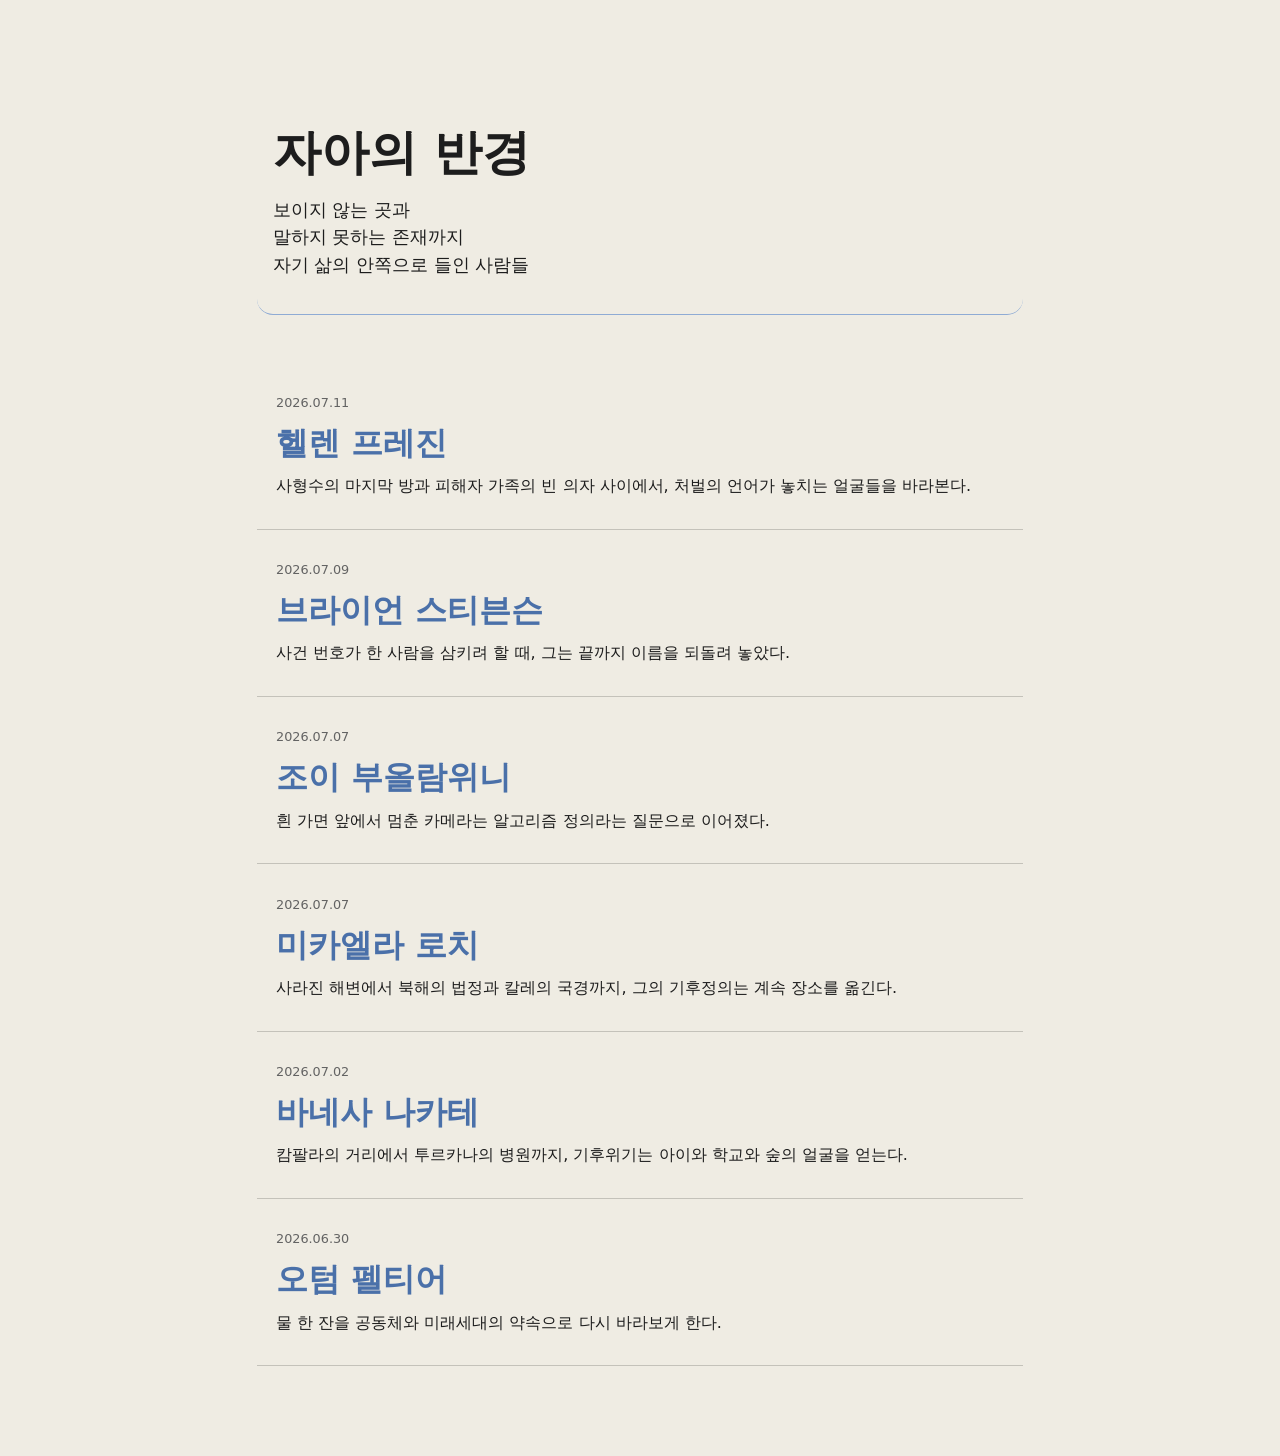
<file: index.html>
<!doctype html>
<html lang="ko">
<head>
  <meta charset="UTF-8">
  <meta name="viewport" content="width=device-width, initial-scale=1.0">
  <meta name="description" content="자아의 반경: 삶의 경계를 넓힌 사람들을 기록하는 한국어 인물 에세이 목록.">
  <title>자아의 반경</title>
  <link rel="stylesheet" href="./style.css">
  <script defer src="./main.js?v=20260711-1"></script>
</head>
<body>
  <main>
    <header class="title-w">
      <h1>자아의 반경</h1>
      <p class="big home-subtitle">
        <span>보이지 않는 곳과</span>
        <span>말하지 못하는 존재까지</span>
        <span>자기 삶의 안쪽으로 들인 사람들</span>
      </p>
    </header>

    <section>
      <div class="essay-list" data-essay-list>
        <p class="empty">글 목록을 불러오는 중.</p>
      </div>
    </section>
  </main>
</body>
</html>
</file>
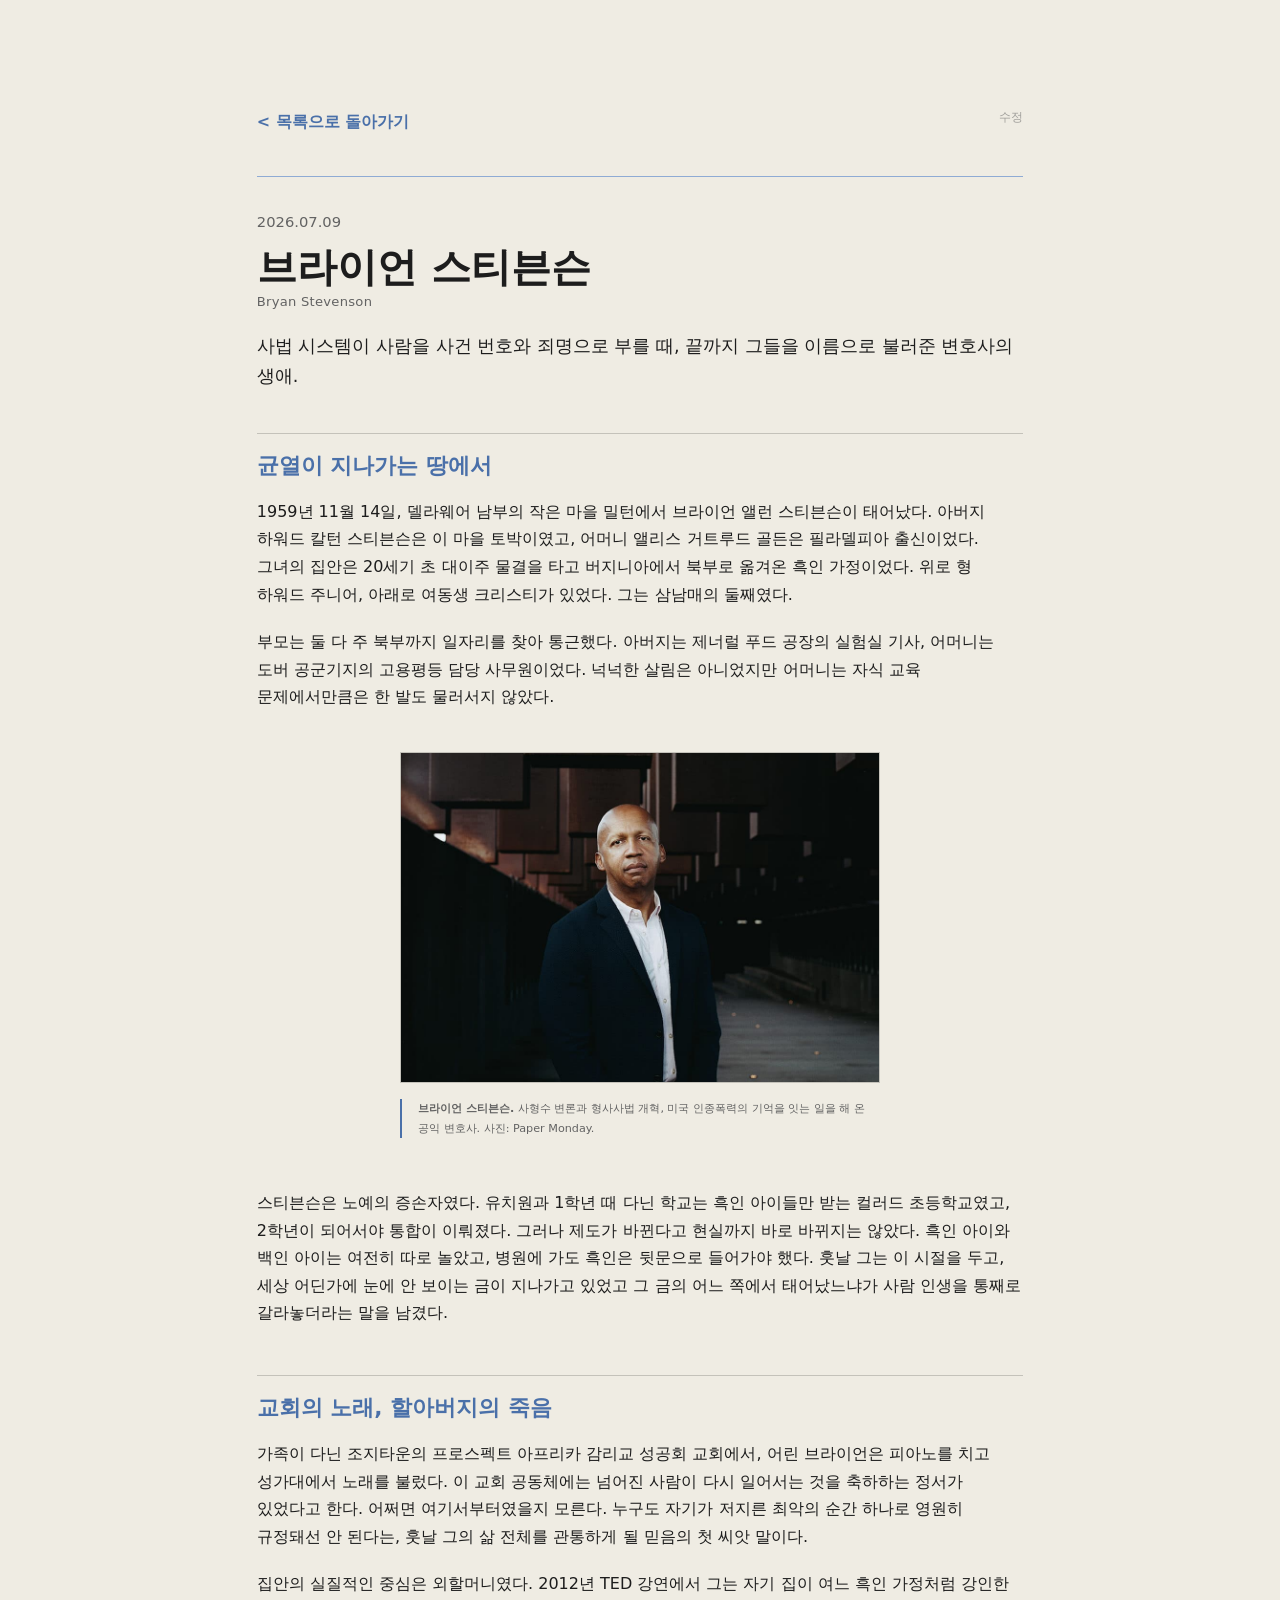
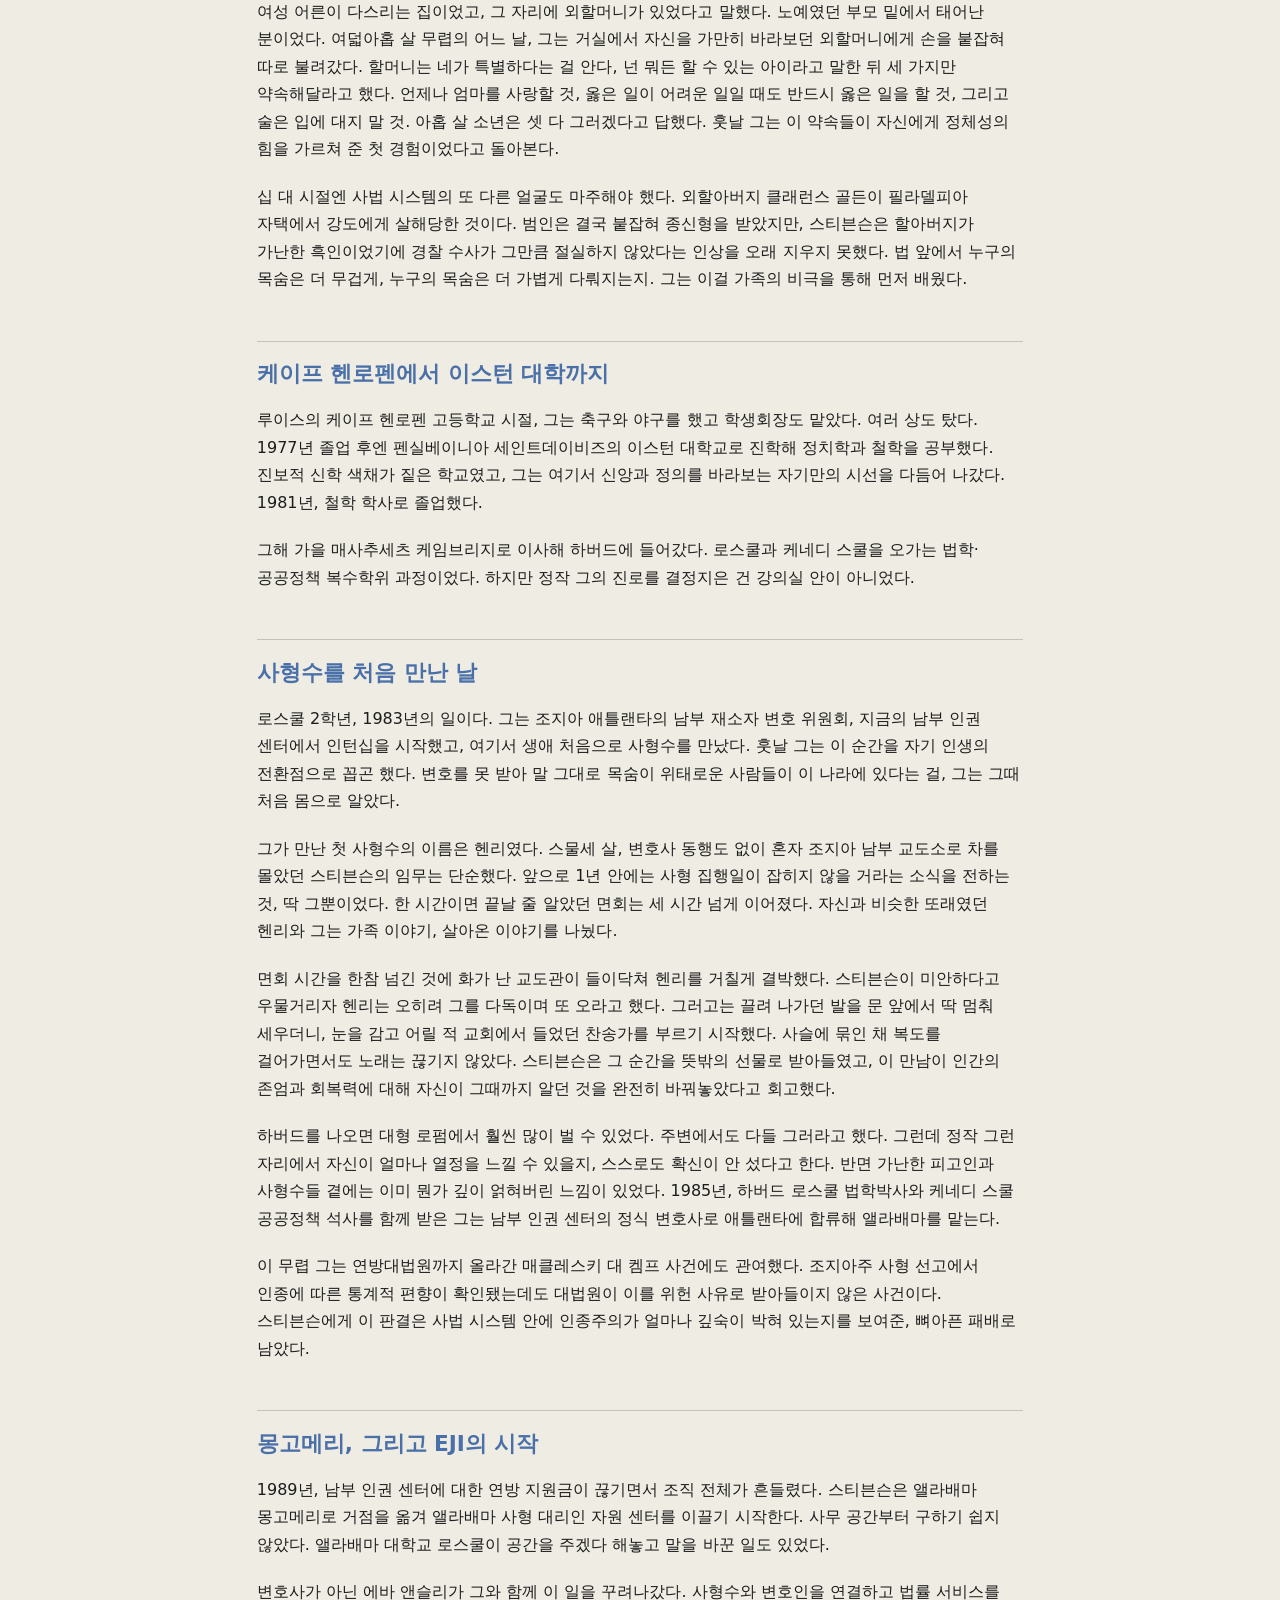
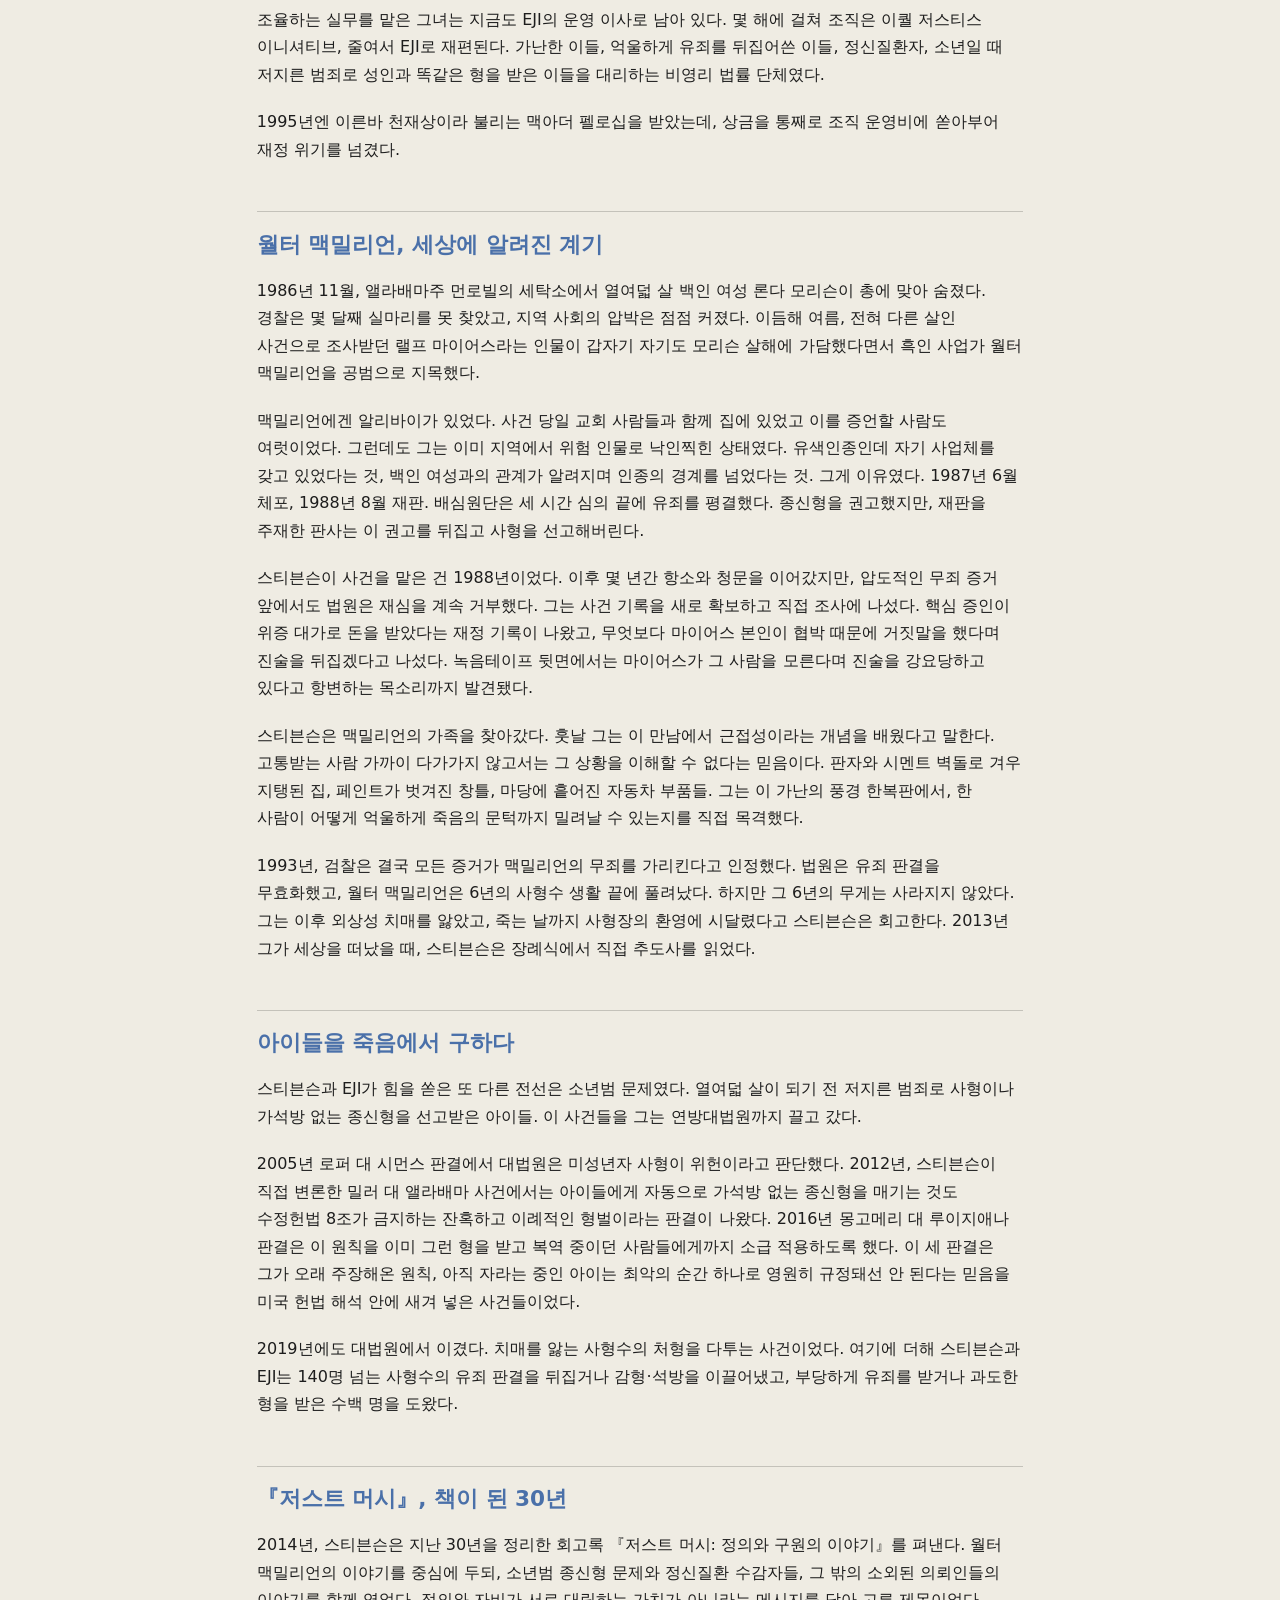
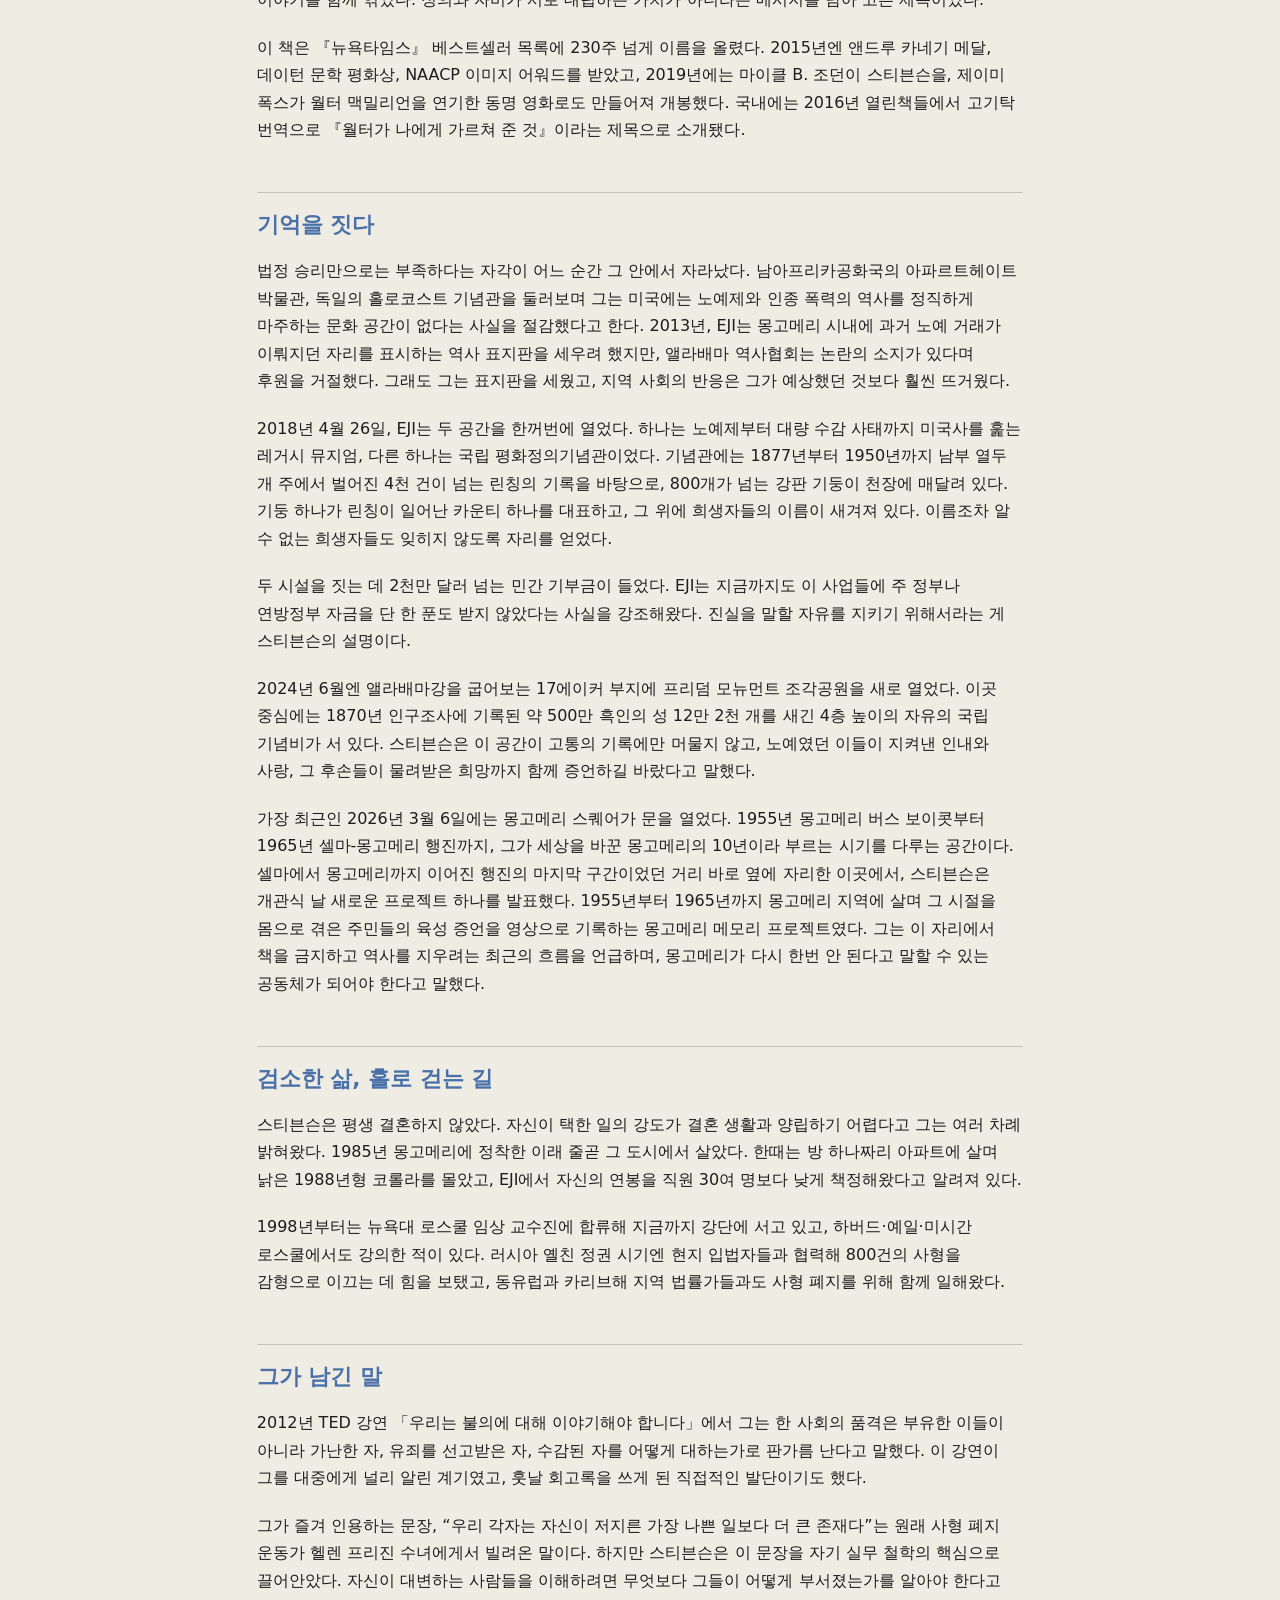
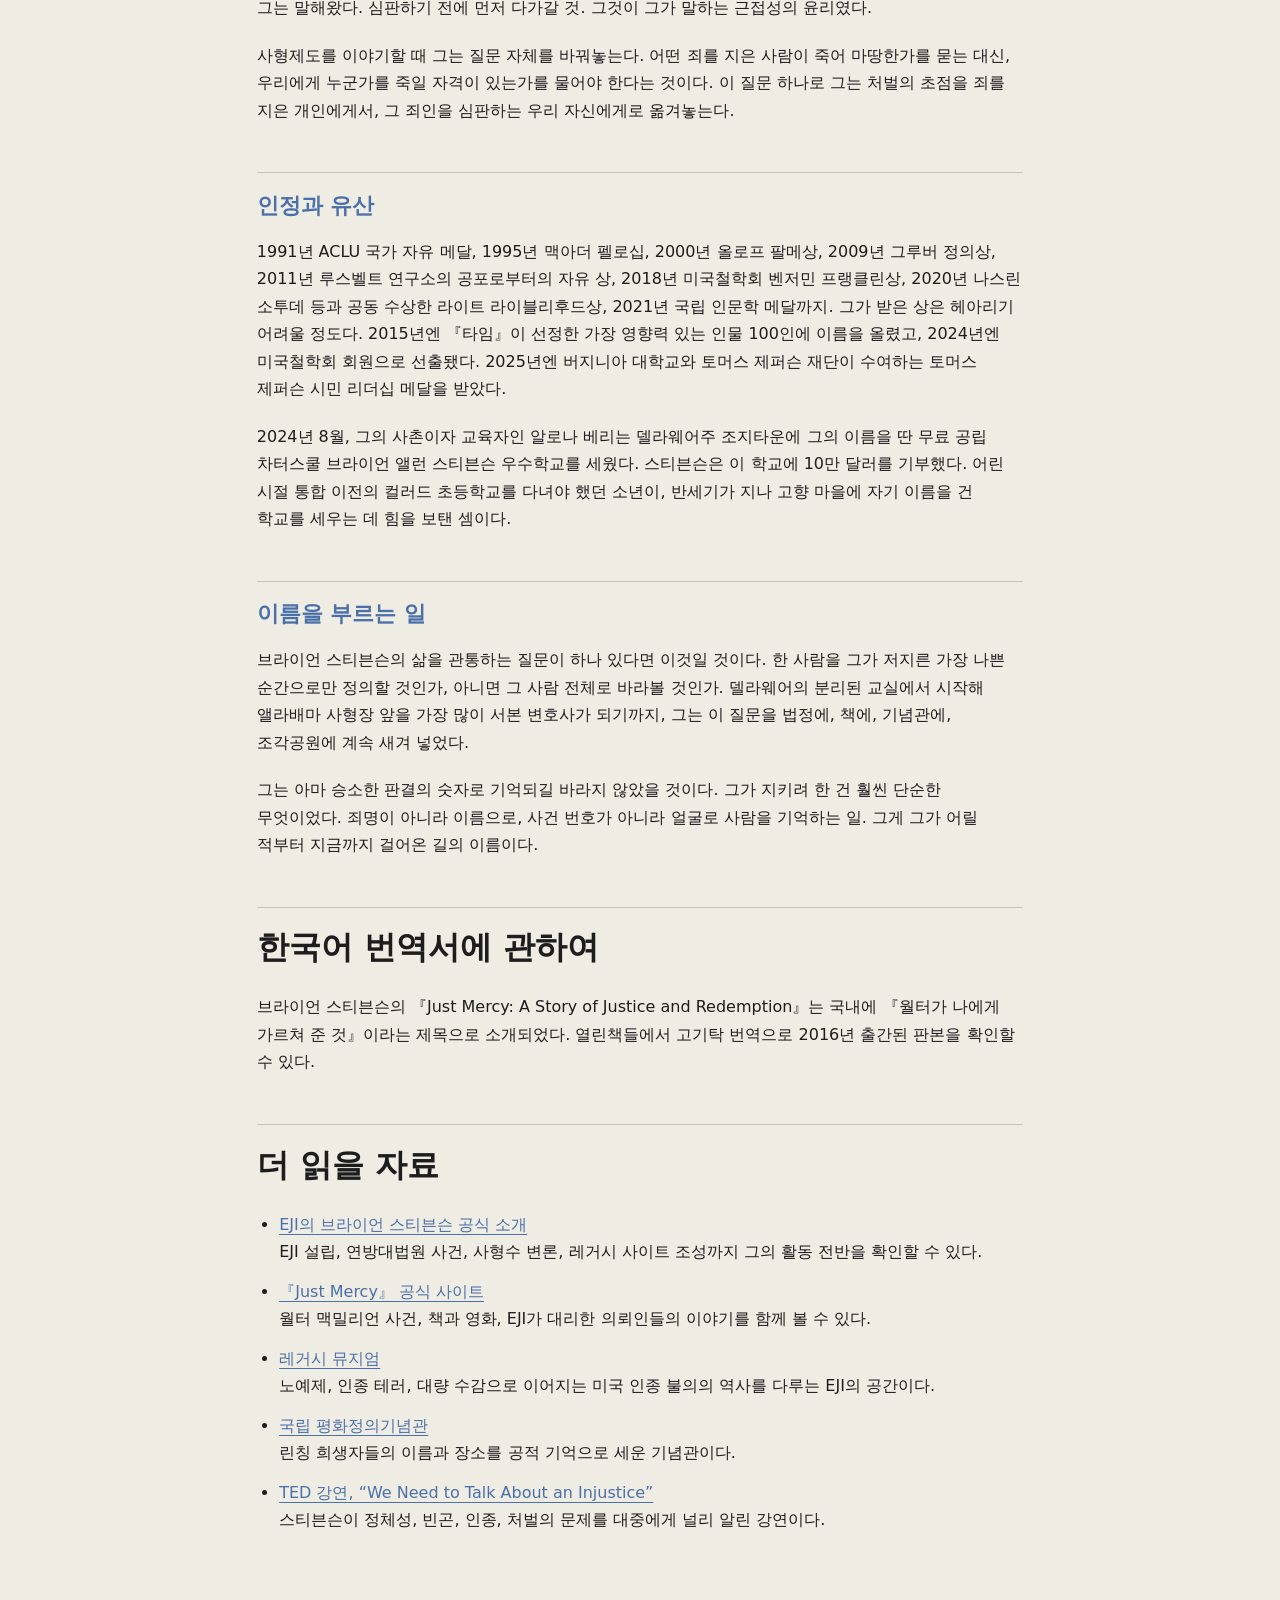
<file: article/bryan-stevenson/index.html>
<!doctype html>
<html lang="ko">
<head>
  <meta charset="UTF-8">
  <meta name="viewport" content="width=device-width, initial-scale=1.0">
  <meta name="description" content="브라이언 스티븐슨에 관한 자아의 반경 인물 에세이">
  <title>브라이언 스티븐슨 - 자아의 반경</title>
  <link rel="stylesheet" href="../../style.css">
</head>
<body>
  <main>
    <a class="back-link" href="../../index.html">목록으로 돌아가기</a>
    <a class="edit-link" href="https://github.com/asdynamics/radius/edit/main/article/bryan-stevenson/index.html" target="_blank" rel="noopener">수정</a>

    <article class="essay-doc">
      <p class="date">2026.07.09</p>
      <h1>브라이언 스티븐슨</h1>
      <p class="name-en">Bryan Stevenson</p>
      <p class="lead">사법 시스템이 사람을 사건 번호와 죄명으로 부를 때, 끝까지 그들을 이름으로 불러준 변호사의 생애.</p>

      <div class="essay-body">
        <section>
          <h2>균열이 지나가는 땅에서</h2>
          <p>1959년 11월 14일, 델라웨어 남부의 작은 마을 밀턴에서 브라이언 앨런 스티븐슨이 태어났다. 아버지 하워드 칼턴 스티븐슨은 이 마을 토박이였고, 어머니 앨리스 거트루드 골든은 필라델피아 출신이었다. 그녀의 집안은 20세기 초 대이주 물결을 타고 버지니아에서 북부로 옮겨온 흑인 가정이었다. 위로 형 하워드 주니어, 아래로 여동생 크리스티가 있었다. 그는 삼남매의 둘째였다.</p>
          <p>부모는 둘 다 주 북부까지 일자리를 찾아 통근했다. 아버지는 제너럴 푸드 공장의 실험실 기사, 어머니는 도버 공군기지의 고용평등 담당 사무원이었다. 넉넉한 살림은 아니었지만 어머니는 자식 교육 문제에서만큼은 한 발도 물러서지 않았다.</p>

          <figure class="essay-photo">
            <img src="./bryan-stevenson.jpg" alt="브라이언 스티븐슨이 기념관 내부에 서 있는 모습">
            <figcaption>
              <strong>브라이언 스티븐슨.</strong> 사형수 변론과 형사사법 개혁, 미국 인종폭력의 기억을 잇는 일을 해 온 공익 변호사. 사진: Paper Monday.
            </figcaption>
          </figure>

          <p>스티븐슨은 노예의 증손자였다. 유치원과 1학년 때 다닌 학교는 흑인 아이들만 받는 컬러드 초등학교였고, 2학년이 되어서야 통합이 이뤄졌다. 그러나 제도가 바뀐다고 현실까지 바로 바뀌지는 않았다. 흑인 아이와 백인 아이는 여전히 따로 놀았고, 병원에 가도 흑인은 뒷문으로 들어가야 했다. 훗날 그는 이 시절을 두고, 세상 어딘가에 눈에 안 보이는 금이 지나가고 있었고 그 금의 어느 쪽에서 태어났느냐가 사람 인생을 통째로 갈라놓더라는 말을 남겼다.</p>
        </section>

        <section>
          <h2>교회의 노래, 할아버지의 죽음</h2>
          <p>가족이 다닌 조지타운의 프로스펙트 아프리카 감리교 성공회 교회에서, 어린 브라이언은 피아노를 치고 성가대에서 노래를 불렀다. 이 교회 공동체에는 넘어진 사람이 다시 일어서는 것을 축하하는 정서가 있었다고 한다. 어쩌면 여기서부터였을지 모른다. 누구도 자기가 저지른 최악의 순간 하나로 영원히 규정돼선 안 된다는, 훗날 그의 삶 전체를 관통하게 될 믿음의 첫 씨앗 말이다.</p>
          <p>집안의 실질적인 중심은 외할머니였다. 2012년 TED 강연에서 그는 자기 집이 여느 흑인 가정처럼 강인한 여성 어른이 다스리는 집이었고, 그 자리에 외할머니가 있었다고 말했다. 노예였던 부모 밑에서 태어난 분이었다. 여덟아홉 살 무렵의 어느 날, 그는 거실에서 자신을 가만히 바라보던 외할머니에게 손을 붙잡혀 따로 불려갔다. 할머니는 네가 특별하다는 걸 안다, 넌 뭐든 할 수 있는 아이라고 말한 뒤 세 가지만 약속해달라고 했다. 언제나 엄마를 사랑할 것, 옳은 일이 어려운 일일 때도 반드시 옳은 일을 할 것, 그리고 술은 입에 대지 말 것. 아홉 살 소년은 셋 다 그러겠다고 답했다. 훗날 그는 이 약속들이 자신에게 정체성의 힘을 가르쳐 준 첫 경험이었다고 돌아본다.</p>
          <p>십 대 시절엔 사법 시스템의 또 다른 얼굴도 마주해야 했다. 외할아버지 클래런스 골든이 필라델피아 자택에서 강도에게 살해당한 것이다. 범인은 결국 붙잡혀 종신형을 받았지만, 스티븐슨은 할아버지가 가난한 흑인이었기에 경찰 수사가 그만큼 절실하지 않았다는 인상을 오래 지우지 못했다. 법 앞에서 누구의 목숨은 더 무겁게, 누구의 목숨은 더 가볍게 다뤄지는지. 그는 이걸 가족의 비극을 통해 먼저 배웠다.</p>
        </section>

        <section>
          <h2>케이프 헨로펜에서 이스턴 대학까지</h2>
          <p>루이스의 케이프 헨로펜 고등학교 시절, 그는 축구와 야구를 했고 학생회장도 맡았다. 여러 상도 탔다. 1977년 졸업 후엔 펜실베이니아 세인트데이비즈의 이스턴 대학교로 진학해 정치학과 철학을 공부했다. 진보적 신학 색채가 짙은 학교였고, 그는 여기서 신앙과 정의를 바라보는 자기만의 시선을 다듬어 나갔다. 1981년, 철학 학사로 졸업했다.</p>
          <p>그해 가을 매사추세츠 케임브리지로 이사해 하버드에 들어갔다. 로스쿨과 케네디 스쿨을 오가는 법학·공공정책 복수학위 과정이었다. 하지만 정작 그의 진로를 결정지은 건 강의실 안이 아니었다.</p>
        </section>

        <section>
          <h2>사형수를 처음 만난 날</h2>
          <p>로스쿨 2학년, 1983년의 일이다. 그는 조지아 애틀랜타의 남부 재소자 변호 위원회, 지금의 남부 인권 센터에서 인턴십을 시작했고, 여기서 생애 처음으로 사형수를 만났다. 훗날 그는 이 순간을 자기 인생의 전환점으로 꼽곤 했다. 변호를 못 받아 말 그대로 목숨이 위태로운 사람들이 이 나라에 있다는 걸, 그는 그때 처음 몸으로 알았다.</p>
          <p>그가 만난 첫 사형수의 이름은 헨리였다. 스물세 살, 변호사 동행도 없이 혼자 조지아 남부 교도소로 차를 몰았던 스티븐슨의 임무는 단순했다. 앞으로 1년 안에는 사형 집행일이 잡히지 않을 거라는 소식을 전하는 것, 딱 그뿐이었다. 한 시간이면 끝날 줄 알았던 면회는 세 시간 넘게 이어졌다. 자신과 비슷한 또래였던 헨리와 그는 가족 이야기, 살아온 이야기를 나눴다.</p>
          <p>면회 시간을 한참 넘긴 것에 화가 난 교도관이 들이닥쳐 헨리를 거칠게 결박했다. 스티븐슨이 미안하다고 우물거리자 헨리는 오히려 그를 다독이며 또 오라고 했다. 그러고는 끌려 나가던 발을 문 앞에서 딱 멈춰 세우더니, 눈을 감고 어릴 적 교회에서 들었던 찬송가를 부르기 시작했다. 사슬에 묶인 채 복도를 걸어가면서도 노래는 끊기지 않았다. 스티븐슨은 그 순간을 뜻밖의 선물로 받아들였고, 이 만남이 인간의 존엄과 회복력에 대해 자신이 그때까지 알던 것을 완전히 바꿔놓았다고 회고했다.</p>
          <p>하버드를 나오면 대형 로펌에서 훨씬 많이 벌 수 있었다. 주변에서도 다들 그러라고 했다. 그런데 정작 그런 자리에서 자신이 얼마나 열정을 느낄 수 있을지, 스스로도 확신이 안 섰다고 한다. 반면 가난한 피고인과 사형수들 곁에는 이미 뭔가 깊이 얽혀버린 느낌이 있었다. 1985년, 하버드 로스쿨 법학박사와 케네디 스쿨 공공정책 석사를 함께 받은 그는 남부 인권 센터의 정식 변호사로 애틀랜타에 합류해 앨라배마를 맡는다.</p>
          <p>이 무렵 그는 연방대법원까지 올라간 매클레스키 대 켐프 사건에도 관여했다. 조지아주 사형 선고에서 인종에 따른 통계적 편향이 확인됐는데도 대법원이 이를 위헌 사유로 받아들이지 않은 사건이다. 스티븐슨에게 이 판결은 사법 시스템 안에 인종주의가 얼마나 깊숙이 박혀 있는지를 보여준, 뼈아픈 패배로 남았다.</p>
        </section>

        <section>
          <h2>몽고메리, 그리고 EJI의 시작</h2>
          <p>1989년, 남부 인권 센터에 대한 연방 지원금이 끊기면서 조직 전체가 흔들렸다. 스티븐슨은 앨라배마 몽고메리로 거점을 옮겨 앨라배마 사형 대리인 자원 센터를 이끌기 시작한다. 사무 공간부터 구하기 쉽지 않았다. 앨라배마 대학교 로스쿨이 공간을 주겠다 해놓고 말을 바꾼 일도 있었다.</p>
          <p>변호사가 아닌 에바 앤슬리가 그와 함께 이 일을 꾸려나갔다. 사형수와 변호인을 연결하고 법률 서비스를 조율하는 실무를 맡은 그녀는 지금도 EJI의 운영 이사로 남아 있다. 몇 해에 걸쳐 조직은 이퀄 저스티스 이니셔티브, 줄여서 EJI로 재편된다. 가난한 이들, 억울하게 유죄를 뒤집어쓴 이들, 정신질환자, 소년일 때 저지른 범죄로 성인과 똑같은 형을 받은 이들을 대리하는 비영리 법률 단체였다.</p>
          <p>1995년엔 이른바 천재상이라 불리는 맥아더 펠로십을 받았는데, 상금을 통째로 조직 운영비에 쏟아부어 재정 위기를 넘겼다.</p>
        </section>

        <section>
          <h2>월터 맥밀리언, 세상에 알려진 계기</h2>
          <p>1986년 11월, 앨라배마주 먼로빌의 세탁소에서 열여덟 살 백인 여성 론다 모리슨이 총에 맞아 숨졌다. 경찰은 몇 달째 실마리를 못 찾았고, 지역 사회의 압박은 점점 커졌다. 이듬해 여름, 전혀 다른 살인 사건으로 조사받던 랠프 마이어스라는 인물이 갑자기 자기도 모리슨 살해에 가담했다면서 흑인 사업가 월터 맥밀리언을 공범으로 지목했다.</p>
          <p>맥밀리언에겐 알리바이가 있었다. 사건 당일 교회 사람들과 함께 집에 있었고 이를 증언할 사람도 여럿이었다. 그런데도 그는 이미 지역에서 위험 인물로 낙인찍힌 상태였다. 유색인종인데 자기 사업체를 갖고 있었다는 것, 백인 여성과의 관계가 알려지며 인종의 경계를 넘었다는 것. 그게 이유였다. 1987년 6월 체포, 1988년 8월 재판. 배심원단은 세 시간 심의 끝에 유죄를 평결했다. 종신형을 권고했지만, 재판을 주재한 판사는 이 권고를 뒤집고 사형을 선고해버린다.</p>
          <p>스티븐슨이 사건을 맡은 건 1988년이었다. 이후 몇 년간 항소와 청문을 이어갔지만, 압도적인 무죄 증거 앞에서도 법원은 재심을 계속 거부했다. 그는 사건 기록을 새로 확보하고 직접 조사에 나섰다. 핵심 증인이 위증 대가로 돈을 받았다는 재정 기록이 나왔고, 무엇보다 마이어스 본인이 협박 때문에 거짓말을 했다며 진술을 뒤집겠다고 나섰다. 녹음테이프 뒷면에서는 마이어스가 그 사람을 모른다며 진술을 강요당하고 있다고 항변하는 목소리까지 발견됐다.</p>
          <p>스티븐슨은 맥밀리언의 가족을 찾아갔다. 훗날 그는 이 만남에서 근접성이라는 개념을 배웠다고 말한다. 고통받는 사람 가까이 다가가지 않고서는 그 상황을 이해할 수 없다는 믿음이다. 판자와 시멘트 벽돌로 겨우 지탱된 집, 페인트가 벗겨진 창틀, 마당에 흩어진 자동차 부품들. 그는 이 가난의 풍경 한복판에서, 한 사람이 어떻게 억울하게 죽음의 문턱까지 밀려날 수 있는지를 직접 목격했다.</p>
          <p>1993년, 검찰은 결국 모든 증거가 맥밀리언의 무죄를 가리킨다고 인정했다. 법원은 유죄 판결을 무효화했고, 월터 맥밀리언은 6년의 사형수 생활 끝에 풀려났다. 하지만 그 6년의 무게는 사라지지 않았다. 그는 이후 외상성 치매를 앓았고, 죽는 날까지 사형장의 환영에 시달렸다고 스티븐슨은 회고한다. 2013년 그가 세상을 떠났을 때, 스티븐슨은 장례식에서 직접 추도사를 읽었다.</p>
        </section>

        <section>
          <h2>아이들을 죽음에서 구하다</h2>
          <p>스티븐슨과 EJI가 힘을 쏟은 또 다른 전선은 소년범 문제였다. 열여덟 살이 되기 전 저지른 범죄로 사형이나 가석방 없는 종신형을 선고받은 아이들. 이 사건들을 그는 연방대법원까지 끌고 갔다.</p>
          <p>2005년 로퍼 대 시먼스 판결에서 대법원은 미성년자 사형이 위헌이라고 판단했다. 2012년, 스티븐슨이 직접 변론한 밀러 대 앨라배마 사건에서는 아이들에게 자동으로 가석방 없는 종신형을 매기는 것도 수정헌법 8조가 금지하는 잔혹하고 이례적인 형벌이라는 판결이 나왔다. 2016년 몽고메리 대 루이지애나 판결은 이 원칙을 이미 그런 형을 받고 복역 중이던 사람들에게까지 소급 적용하도록 했다. 이 세 판결은 그가 오래 주장해온 원칙, 아직 자라는 중인 아이는 최악의 순간 하나로 영원히 규정돼선 안 된다는 믿음을 미국 헌법 해석 안에 새겨 넣은 사건들이었다.</p>
          <p>2019년에도 대법원에서 이겼다. 치매를 앓는 사형수의 처형을 다투는 사건이었다. 여기에 더해 스티븐슨과 EJI는 140명 넘는 사형수의 유죄 판결을 뒤집거나 감형·석방을 이끌어냈고, 부당하게 유죄를 받거나 과도한 형을 받은 수백 명을 도왔다.</p>
        </section>

        <section>
          <h2>『저스트 머시』, 책이 된 30년</h2>
          <p>2014년, 스티븐슨은 지난 30년을 정리한 회고록 『저스트 머시: 정의와 구원의 이야기』를 펴낸다. 월터 맥밀리언의 이야기를 중심에 두되, 소년범 종신형 문제와 정신질환 수감자들, 그 밖의 소외된 의뢰인들의 이야기를 함께 엮었다. 정의와 자비가 서로 대립하는 가치가 아니라는 메시지를 담아 고른 제목이었다.</p>
          <p>이 책은 『뉴욕타임스』 베스트셀러 목록에 230주 넘게 이름을 올렸다. 2015년엔 앤드루 카네기 메달, 데이턴 문학 평화상, NAACP 이미지 어워드를 받았고, 2019년에는 마이클 B. 조던이 스티븐슨을, 제이미 폭스가 월터 맥밀리언을 연기한 동명 영화로도 만들어져 개봉했다. 국내에는 2016년 열린책들에서 고기탁 번역으로 『월터가 나에게 가르쳐 준 것』이라는 제목으로 소개됐다.</p>
        </section>

        <section>
          <h2>기억을 짓다</h2>
          <p>법정 승리만으로는 부족하다는 자각이 어느 순간 그 안에서 자라났다. 남아프리카공화국의 아파르트헤이트 박물관, 독일의 홀로코스트 기념관을 둘러보며 그는 미국에는 노예제와 인종 폭력의 역사를 정직하게 마주하는 문화 공간이 없다는 사실을 절감했다고 한다. 2013년, EJI는 몽고메리 시내에 과거 노예 거래가 이뤄지던 자리를 표시하는 역사 표지판을 세우려 했지만, 앨라배마 역사협회는 논란의 소지가 있다며 후원을 거절했다. 그래도 그는 표지판을 세웠고, 지역 사회의 반응은 그가 예상했던 것보다 훨씬 뜨거웠다.</p>
          <p>2018년 4월 26일, EJI는 두 공간을 한꺼번에 열었다. 하나는 노예제부터 대량 수감 사태까지 미국사를 훑는 레거시 뮤지엄, 다른 하나는 국립 평화정의기념관이었다. 기념관에는 1877년부터 1950년까지 남부 열두 개 주에서 벌어진 4천 건이 넘는 린칭의 기록을 바탕으로, 800개가 넘는 강판 기둥이 천장에 매달려 있다. 기둥 하나가 린칭이 일어난 카운티 하나를 대표하고, 그 위에 희생자들의 이름이 새겨져 있다. 이름조차 알 수 없는 희생자들도 잊히지 않도록 자리를 얻었다.</p>
          <p>두 시설을 짓는 데 2천만 달러 넘는 민간 기부금이 들었다. EJI는 지금까지도 이 사업들에 주 정부나 연방정부 자금을 단 한 푼도 받지 않았다는 사실을 강조해왔다. 진실을 말할 자유를 지키기 위해서라는 게 스티븐슨의 설명이다.</p>
          <p>2024년 6월엔 앨라배마강을 굽어보는 17에이커 부지에 프리덤 모뉴먼트 조각공원을 새로 열었다. 이곳 중심에는 1870년 인구조사에 기록된 약 500만 흑인의 성 12만 2천 개를 새긴 4층 높이의 자유의 국립 기념비가 서 있다. 스티븐슨은 이 공간이 고통의 기록에만 머물지 않고, 노예였던 이들이 지켜낸 인내와 사랑, 그 후손들이 물려받은 희망까지 함께 증언하길 바랐다고 말했다.</p>
          <p>가장 최근인 2026년 3월 6일에는 몽고메리 스퀘어가 문을 열었다. 1955년 몽고메리 버스 보이콧부터 1965년 셀마-몽고메리 행진까지, 그가 세상을 바꾼 몽고메리의 10년이라 부르는 시기를 다루는 공간이다. 셀마에서 몽고메리까지 이어진 행진의 마지막 구간이었던 거리 바로 옆에 자리한 이곳에서, 스티븐슨은 개관식 날 새로운 프로젝트 하나를 발표했다. 1955년부터 1965년까지 몽고메리 지역에 살며 그 시절을 몸으로 겪은 주민들의 육성 증언을 영상으로 기록하는 몽고메리 메모리 프로젝트였다. 그는 이 자리에서 책을 금지하고 역사를 지우려는 최근의 흐름을 언급하며, 몽고메리가 다시 한번 안 된다고 말할 수 있는 공동체가 되어야 한다고 말했다.</p>
        </section>

        <section>
          <h2>검소한 삶, 홀로 걷는 길</h2>
          <p>스티븐슨은 평생 결혼하지 않았다. 자신이 택한 일의 강도가 결혼 생활과 양립하기 어렵다고 그는 여러 차례 밝혀왔다. 1985년 몽고메리에 정착한 이래 줄곧 그 도시에서 살았다. 한때는 방 하나짜리 아파트에 살며 낡은 1988년형 코롤라를 몰았고, EJI에서 자신의 연봉을 직원 30여 명보다 낮게 책정해왔다고 알려져 있다.</p>
          <p>1998년부터는 뉴욕대 로스쿨 임상 교수진에 합류해 지금까지 강단에 서고 있고, 하버드·예일·미시간 로스쿨에서도 강의한 적이 있다. 러시아 옐친 정권 시기엔 현지 입법자들과 협력해 800건의 사형을 감형으로 이끄는 데 힘을 보탰고, 동유럽과 카리브해 지역 법률가들과도 사형 폐지를 위해 함께 일해왔다.</p>
        </section>

        <section>
          <h2>그가 남긴 말</h2>
          <p>2012년 TED 강연 「우리는 불의에 대해 이야기해야 합니다」에서 그는 한 사회의 품격은 부유한 이들이 아니라 가난한 자, 유죄를 선고받은 자, 수감된 자를 어떻게 대하는가로 판가름 난다고 말했다. 이 강연이 그를 대중에게 널리 알린 계기였고, 훗날 회고록을 쓰게 된 직접적인 발단이기도 했다.</p>
          <p>그가 즐겨 인용하는 문장, “우리 각자는 자신이 저지른 가장 나쁜 일보다 더 큰 존재다”는 원래 사형 폐지 운동가 헬렌 프리진 수녀에게서 빌려온 말이다. 하지만 스티븐슨은 이 문장을 자기 실무 철학의 핵심으로 끌어안았다. 자신이 대변하는 사람들을 이해하려면 무엇보다 그들이 어떻게 부서졌는가를 알아야 한다고 그는 말해왔다. 심판하기 전에 먼저 다가갈 것. 그것이 그가 말하는 근접성의 윤리였다.</p>
          <p>사형제도를 이야기할 때 그는 질문 자체를 바꿔놓는다. 어떤 죄를 지은 사람이 죽어 마땅한가를 묻는 대신, 우리에게 누군가를 죽일 자격이 있는가를 물어야 한다는 것이다. 이 질문 하나로 그는 처벌의 초점을 죄를 지은 개인에게서, 그 죄인을 심판하는 우리 자신에게로 옮겨놓는다.</p>
        </section>

        <section>
          <h2>인정과 유산</h2>
          <p>1991년 ACLU 국가 자유 메달, 1995년 맥아더 펠로십, 2000년 올로프 팔메상, 2009년 그루버 정의상, 2011년 루스벨트 연구소의 공포로부터의 자유 상, 2018년 미국철학회 벤저민 프랭클린상, 2020년 나스린 소투데 등과 공동 수상한 라이트 라이블리후드상, 2021년 국립 인문학 메달까지. 그가 받은 상은 헤아리기 어려울 정도다. 2015년엔 『타임』이 선정한 가장 영향력 있는 인물 100인에 이름을 올렸고, 2024년엔 미국철학회 회원으로 선출됐다. 2025년엔 버지니아 대학교와 토머스 제퍼슨 재단이 수여하는 토머스 제퍼슨 시민 리더십 메달을 받았다.</p>
          <p>2024년 8월, 그의 사촌이자 교육자인 알로나 베리는 델라웨어주 조지타운에 그의 이름을 딴 무료 공립 차터스쿨 브라이언 앨런 스티븐슨 우수학교를 세웠다. 스티븐슨은 이 학교에 10만 달러를 기부했다. 어린 시절 통합 이전의 컬러드 초등학교를 다녀야 했던 소년이, 반세기가 지나 고향 마을에 자기 이름을 건 학교를 세우는 데 힘을 보탠 셈이다.</p>
        </section>

        <section>
          <h2>이름을 부르는 일</h2>
          <p>브라이언 스티븐슨의 삶을 관통하는 질문이 하나 있다면 이것일 것이다. 한 사람을 그가 저지른 가장 나쁜 순간으로만 정의할 것인가, 아니면 그 사람 전체로 바라볼 것인가. 델라웨어의 분리된 교실에서 시작해 앨라배마 사형장 앞을 가장 많이 서본 변호사가 되기까지, 그는 이 질문을 법정에, 책에, 기념관에, 조각공원에 계속 새겨 넣었다.</p>
          <p>그는 아마 승소한 판결의 숫자로 기억되길 바라지 않았을 것이다. 그가 지키려 한 건 훨씬 단순한 무엇이었다. 죄명이 아니라 이름으로, 사건 번호가 아니라 얼굴로 사람을 기억하는 일. 그게 그가 어릴 적부터 지금까지 걸어온 길의 이름이다.</p>
        </section>
      </div>

      <section class="info-box" aria-labelledby="translation-title">
        <h2 id="translation-title">한국어 번역서에 관하여</h2>
        <p>브라이언 스티븐슨의 『Just Mercy: A Story of Justice and Redemption』는 국내에 『월터가 나에게 가르쳐 준 것』이라는 제목으로 소개되었다. 열린책들에서 고기탁 번역으로 2016년 출간된 판본을 확인할 수 있다.</p>
      </section>

      <section class="reading-list" aria-labelledby="reading-title">
        <h2 id="reading-title">더 읽을 자료</h2>
        <ul>
          <li><a href="https://eji.org/bryan-stevenson/" target="_blank" rel="noopener">EJI의 브라이언 스티븐슨 공식 소개</a><br>EJI 설립, 연방대법원 사건, 사형수 변론, 레거시 사이트 조성까지 그의 활동 전반을 확인할 수 있다.</li>
          <li><a href="https://justmercy.eji.org/" target="_blank" rel="noopener">『Just Mercy』 공식 사이트</a><br>월터 맥밀리언 사건, 책과 영화, EJI가 대리한 의뢰인들의 이야기를 함께 볼 수 있다.</li>
          <li><a href="https://museumandmemorial.eji.org/museum" target="_blank" rel="noopener">레거시 뮤지엄</a><br>노예제, 인종 테러, 대량 수감으로 이어지는 미국 인종 불의의 역사를 다루는 EJI의 공간이다.</li>
          <li><a href="https://museumandmemorial.eji.org/memorial" target="_blank" rel="noopener">국립 평화정의기념관</a><br>린칭 희생자들의 이름과 장소를 공적 기억으로 세운 기념관이다.</li>
          <li><a href="https://www.ted.com/talks/bryan_stevenson_we_need_to_talk_about_an_injustice" target="_blank" rel="noopener">TED 강연, “We Need to Talk About an Injustice”</a><br>스티븐슨이 정체성, 빈곤, 인종, 처벌의 문제를 대중에게 널리 알린 강연이다.</li>
        </ul>
      </section>
    </article>
  </main>
</body>
</html>
</file>
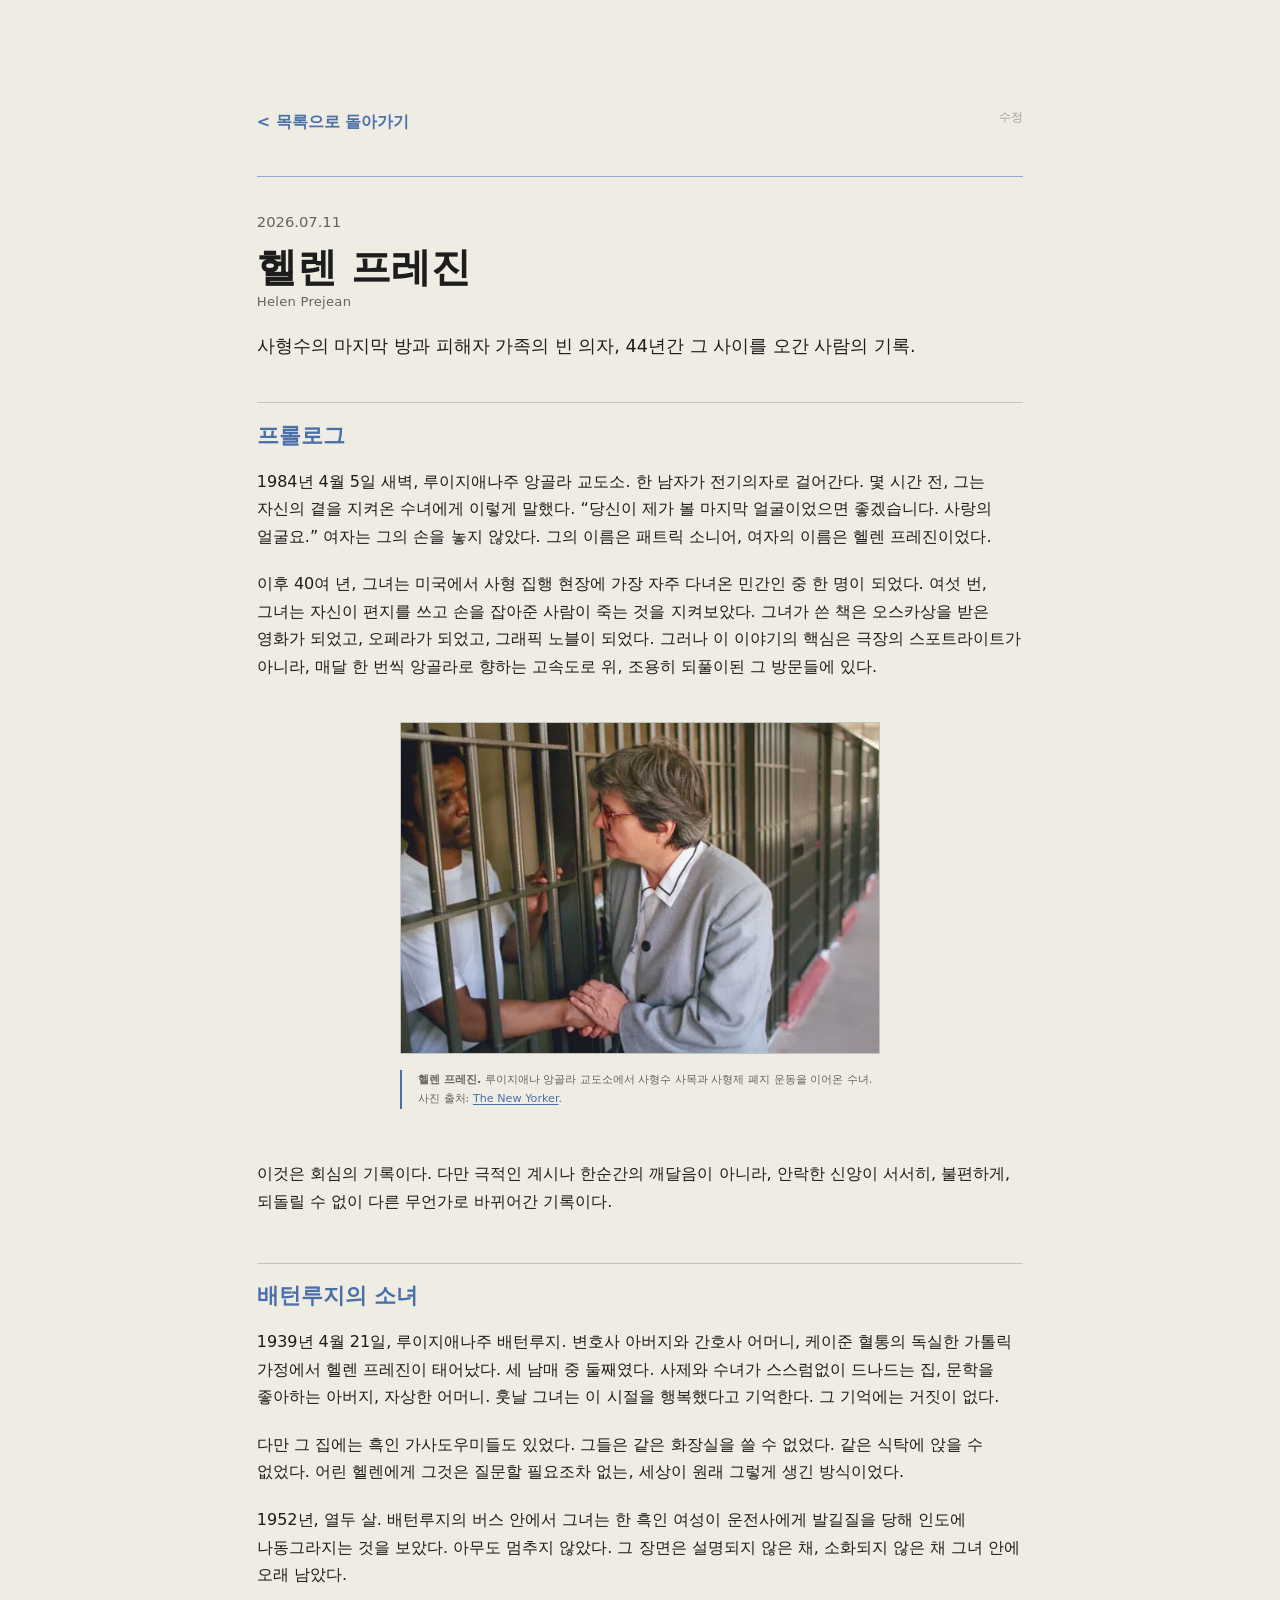
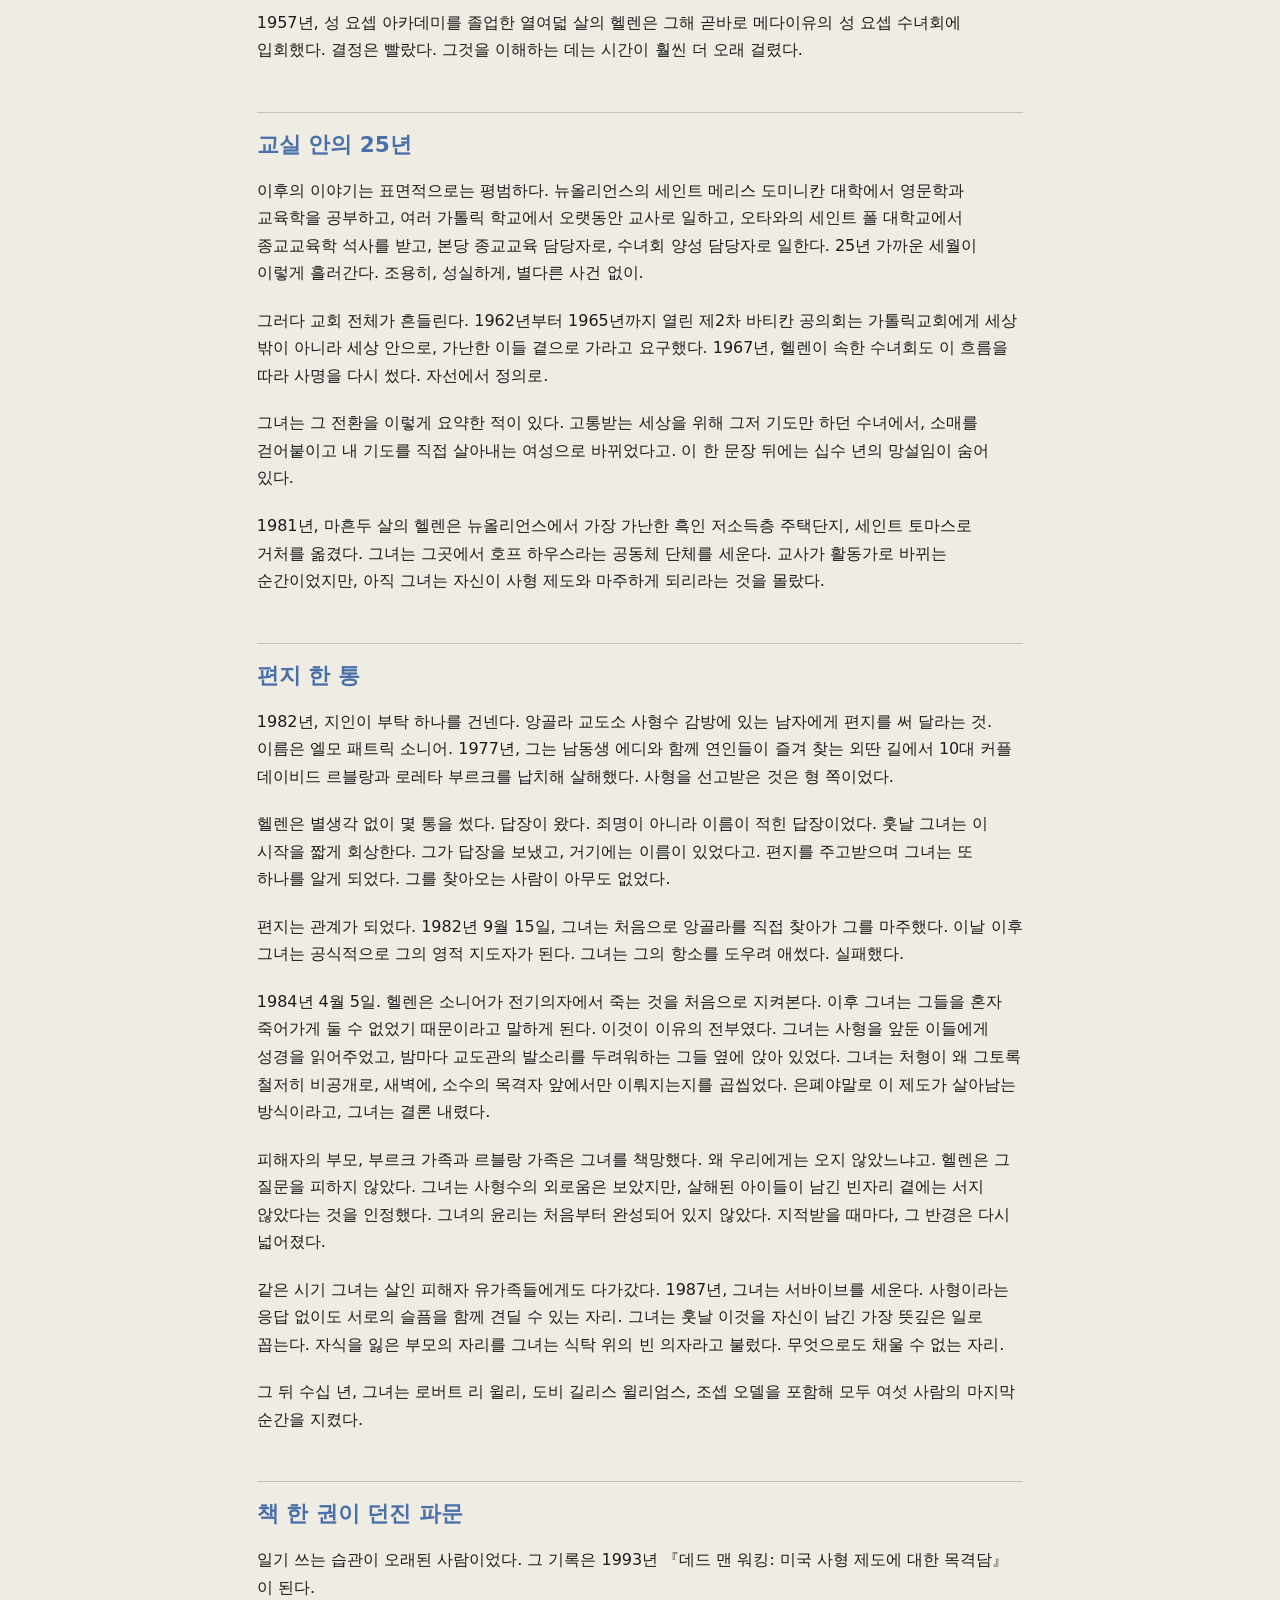
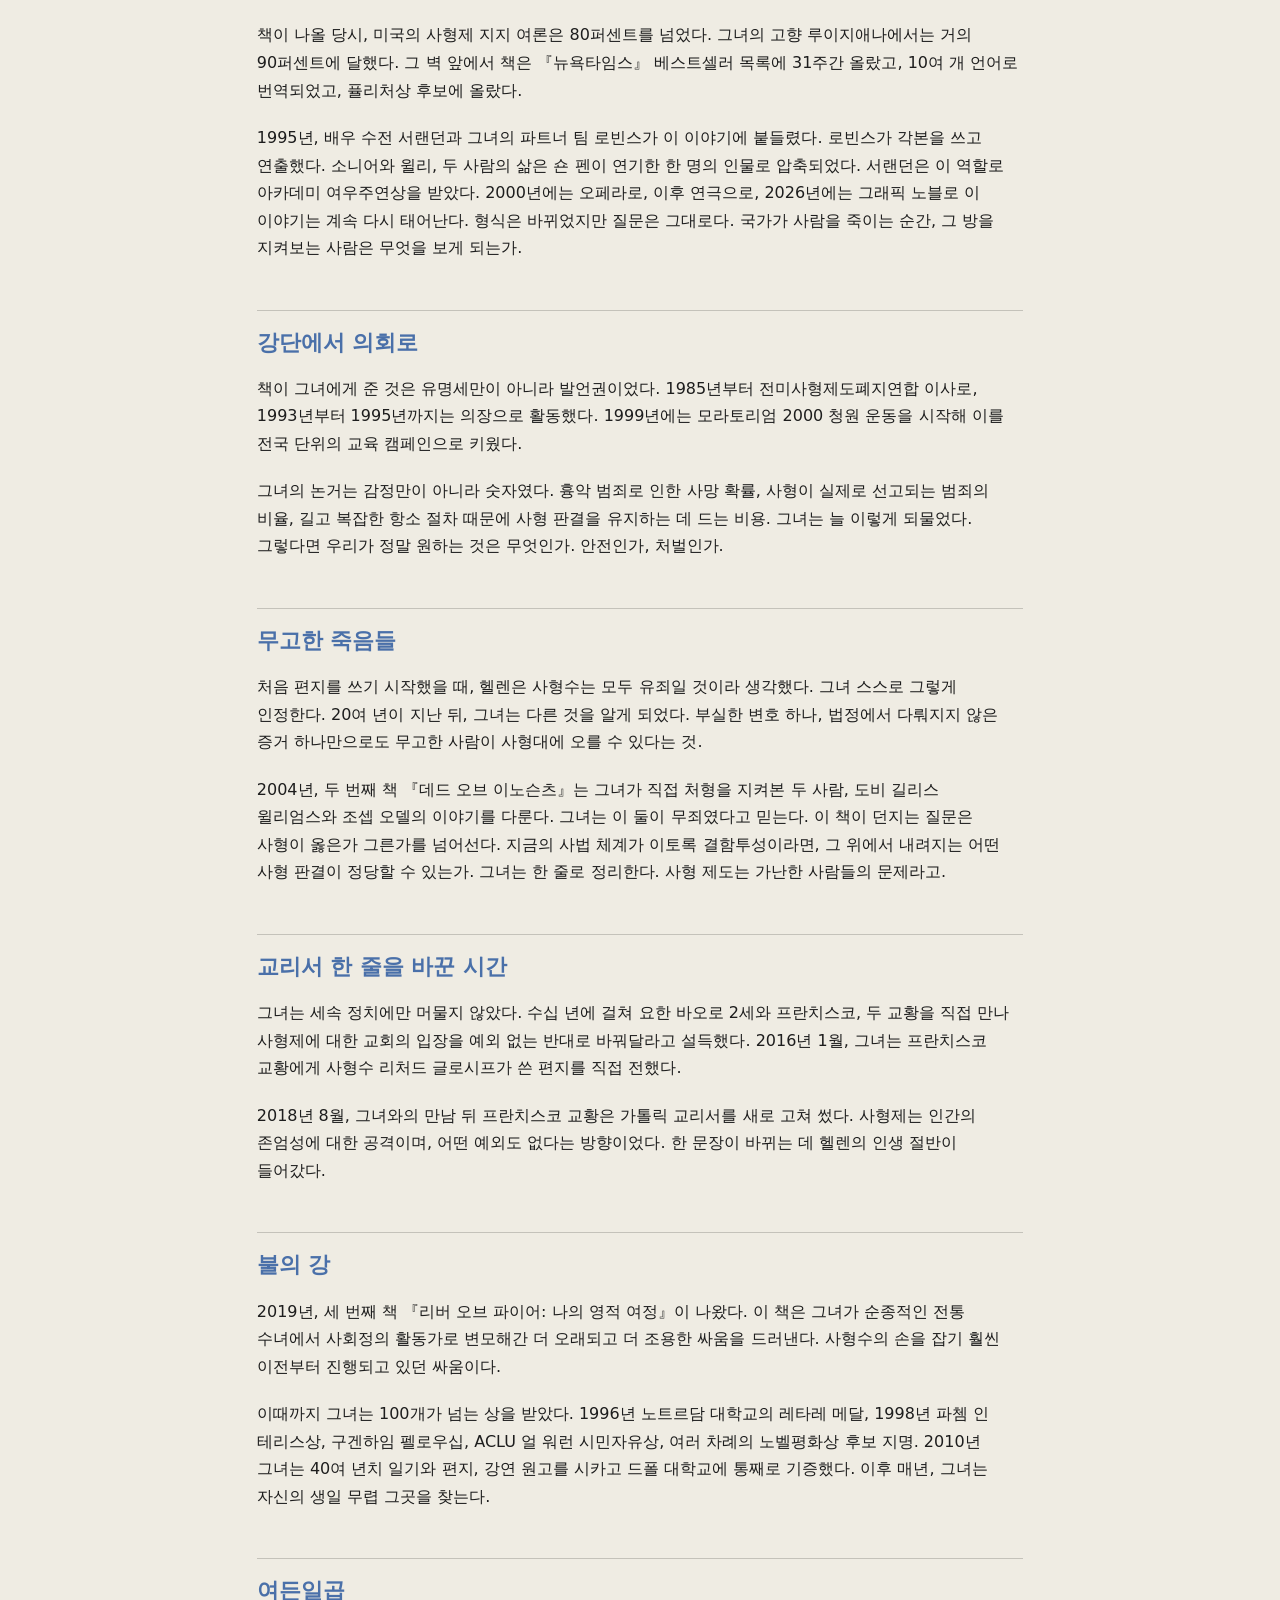
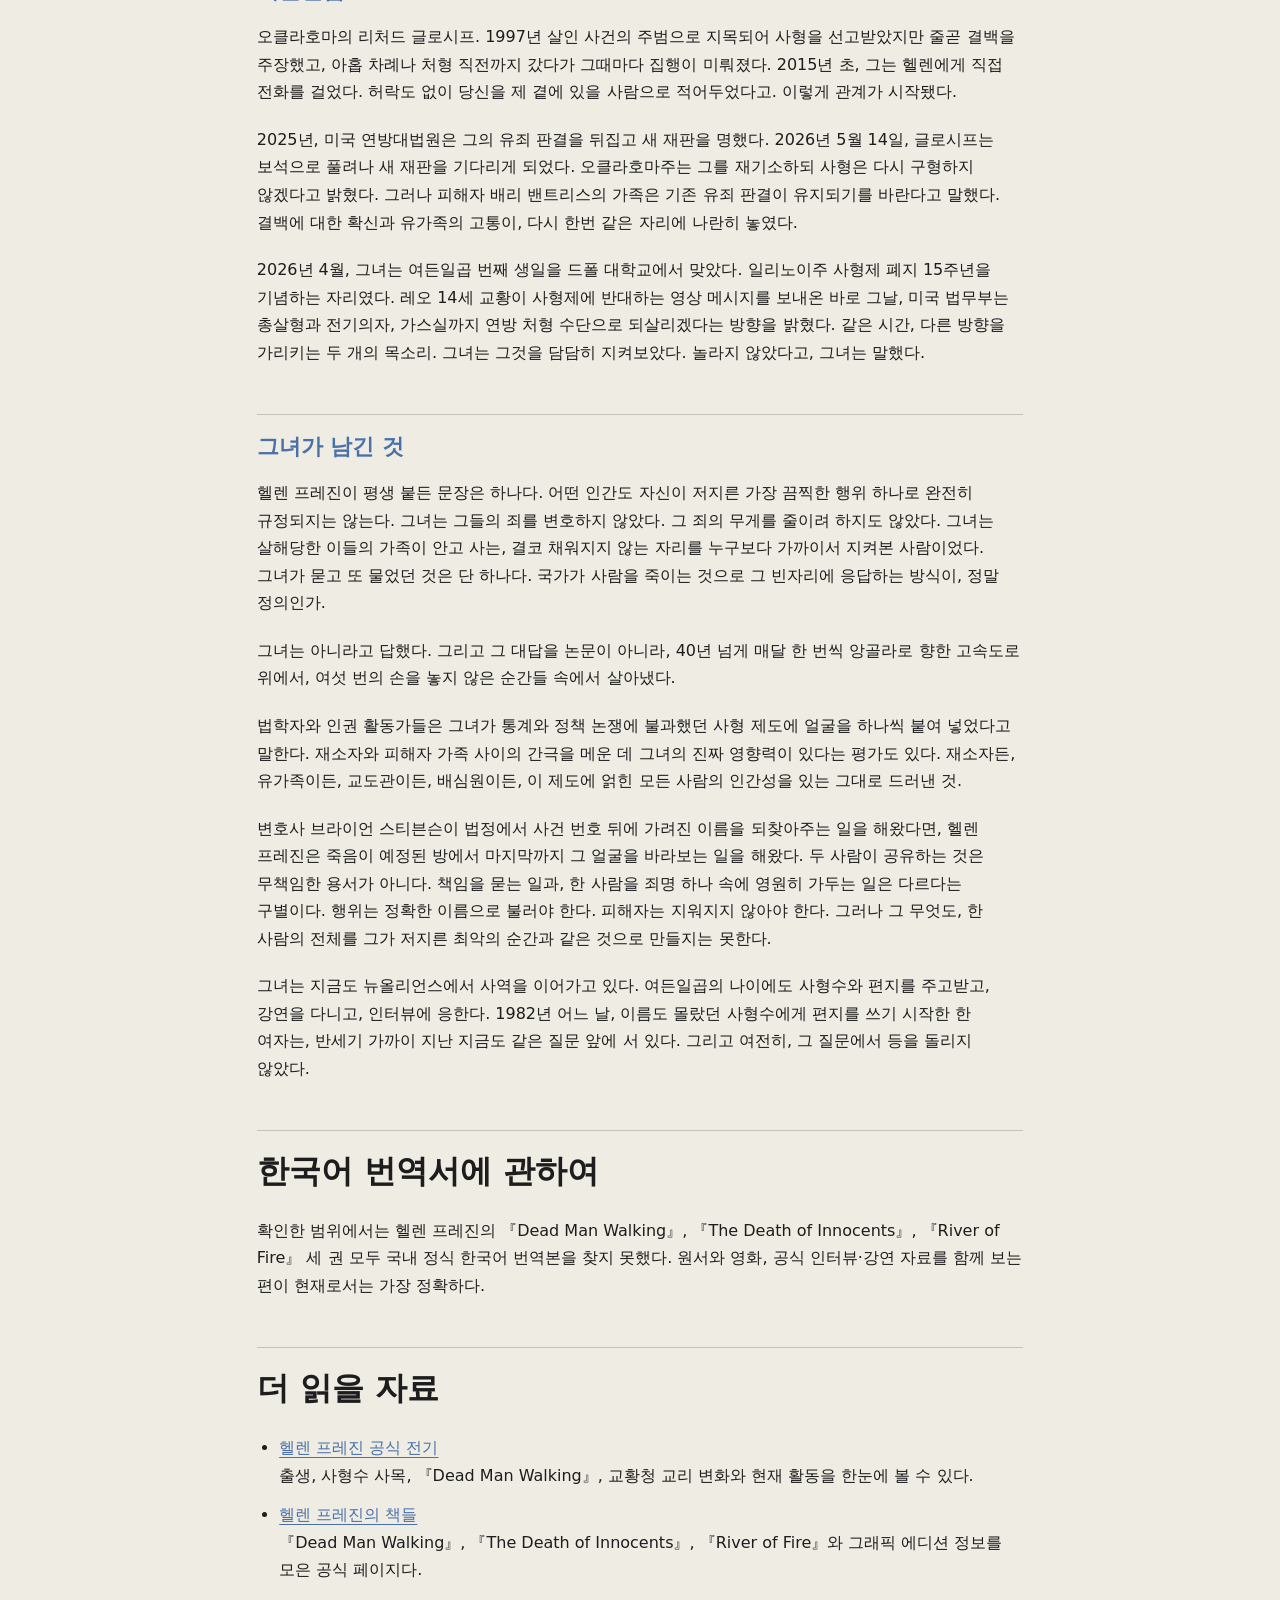
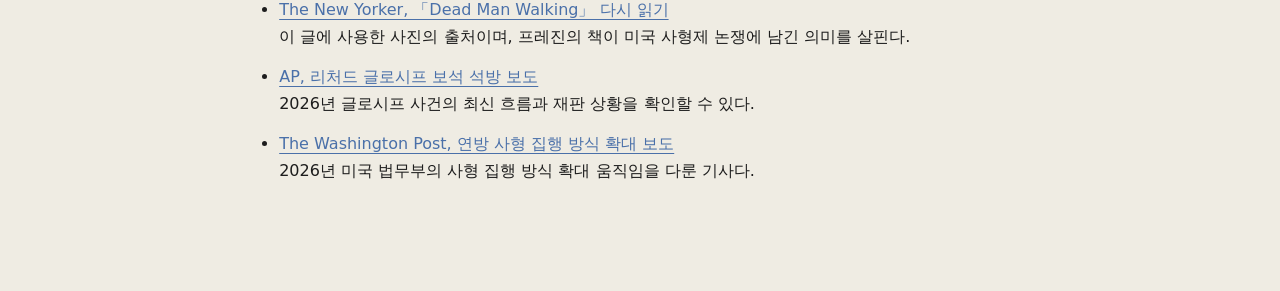
<file: article/helen-prejean/index.html>
<!doctype html>
<html lang="ko">
<head>
  <meta charset="UTF-8">
  <meta name="viewport" content="width=device-width, initial-scale=1.0">
  <meta name="description" content="헬렌 프레진에 관한 자아의 반경 인물 에세이">
  <title>헬렌 프레진 - 자아의 반경</title>
  <link rel="stylesheet" href="../../style.css">
</head>
<body>
  <main>
    <a class="back-link" href="../../index.html">목록으로 돌아가기</a>
    <a class="edit-link" href="https://github.com/asdynamics/radius/edit/main/article/helen-prejean/index.html" target="_blank" rel="noopener">수정</a>

    <article class="essay-doc">
      <p class="date">2026.07.11</p>
      <h1>헬렌 프레진</h1>
      <p class="name-en">Helen Prejean</p>
      <p class="lead">사형수의 마지막 방과 피해자 가족의 빈 의자, 44년간 그 사이를 오간 사람의 기록.</p>

      <div class="essay-body">
        <section>
          <h2>프롤로그</h2>
          <p>1984년 4월 5일 새벽, 루이지애나주 앙골라 교도소. 한 남자가 전기의자로 걸어간다. 몇 시간 전, 그는 자신의 곁을 지켜온 수녀에게 이렇게 말했다. “당신이 제가 볼 마지막 얼굴이었으면 좋겠습니다. 사랑의 얼굴요.” 여자는 그의 손을 놓지 않았다. 그의 이름은 패트릭 소니어, 여자의 이름은 헬렌 프레진이었다.</p>
          <p>이후 40여 년, 그녀는 미국에서 사형 집행 현장에 가장 자주 다녀온 민간인 중 한 명이 되었다. 여섯 번, 그녀는 자신이 편지를 쓰고 손을 잡아준 사람이 죽는 것을 지켜보았다. 그녀가 쓴 책은 오스카상을 받은 영화가 되었고, 오페라가 되었고, 그래픽 노블이 되었다. 그러나 이 이야기의 핵심은 극장의 스포트라이트가 아니라, 매달 한 번씩 앙골라로 향하는 고속도로 위, 조용히 되풀이된 그 방문들에 있다.</p>

          <figure class="essay-photo">
            <img src="./helen-prejean-prison.jpg" alt="헬렌 프레진이 교도소 창살 너머 수감자의 손을 잡고 있는 모습">
            <figcaption>
              <strong>헬렌 프레진.</strong> 루이지애나 앙골라 교도소에서 사형수 사목과 사형제 폐지 운동을 이어온 수녀. 사진 출처: <a href="https://www.newyorker.com/books/second-read/dead-man-walking-revisited-a-prophetic-argument-against-capital-punishment-helen-prejean" target="_blank" rel="noopener">The New Yorker</a>.
            </figcaption>
          </figure>

          <p>이것은 회심의 기록이다. 다만 극적인 계시나 한순간의 깨달음이 아니라, 안락한 신앙이 서서히, 불편하게, 되돌릴 수 없이 다른 무언가로 바뀌어간 기록이다.</p>
        </section>

        <section>
          <h2>배턴루지의 소녀</h2>
          <p>1939년 4월 21일, 루이지애나주 배턴루지. 변호사 아버지와 간호사 어머니, 케이준 혈통의 독실한 가톨릭 가정에서 헬렌 프레진이 태어났다. 세 남매 중 둘째였다. 사제와 수녀가 스스럼없이 드나드는 집, 문학을 좋아하는 아버지, 자상한 어머니. 훗날 그녀는 이 시절을 행복했다고 기억한다. 그 기억에는 거짓이 없다.</p>
          <p>다만 그 집에는 흑인 가사도우미들도 있었다. 그들은 같은 화장실을 쓸 수 없었다. 같은 식탁에 앉을 수 없었다. 어린 헬렌에게 그것은 질문할 필요조차 없는, 세상이 원래 그렇게 생긴 방식이었다.</p>
          <p>1952년, 열두 살. 배턴루지의 버스 안에서 그녀는 한 흑인 여성이 운전사에게 발길질을 당해 인도에 나동그라지는 것을 보았다. 아무도 멈추지 않았다. 그 장면은 설명되지 않은 채, 소화되지 않은 채 그녀 안에 오래 남았다.</p>
          <p>1957년, 성 요셉 아카데미를 졸업한 열여덟 살의 헬렌은 그해 곧바로 메다이유의 성 요셉 수녀회에 입회했다. 결정은 빨랐다. 그것을 이해하는 데는 시간이 훨씬 더 오래 걸렸다.</p>
        </section>

        <section>
          <h2>교실 안의 25년</h2>
          <p>이후의 이야기는 표면적으로는 평범하다. 뉴올리언스의 세인트 메리스 도미니칸 대학에서 영문학과 교육학을 공부하고, 여러 가톨릭 학교에서 오랫동안 교사로 일하고, 오타와의 세인트 폴 대학교에서 종교교육학 석사를 받고, 본당 종교교육 담당자로, 수녀회 양성 담당자로 일한다. 25년 가까운 세월이 이렇게 흘러간다. 조용히, 성실하게, 별다른 사건 없이.</p>
          <p>그러다 교회 전체가 흔들린다. 1962년부터 1965년까지 열린 제2차 바티칸 공의회는 가톨릭교회에게 세상 밖이 아니라 세상 안으로, 가난한 이들 곁으로 가라고 요구했다. 1967년, 헬렌이 속한 수녀회도 이 흐름을 따라 사명을 다시 썼다. 자선에서 정의로.</p>
          <p>그녀는 그 전환을 이렇게 요약한 적이 있다. 고통받는 세상을 위해 그저 기도만 하던 수녀에서, 소매를 걷어붙이고 내 기도를 직접 살아내는 여성으로 바뀌었다고. 이 한 문장 뒤에는 십수 년의 망설임이 숨어 있다.</p>
          <p>1981년, 마흔두 살의 헬렌은 뉴올리언스에서 가장 가난한 흑인 저소득층 주택단지, 세인트 토마스로 거처를 옮겼다. 그녀는 그곳에서 호프 하우스라는 공동체 단체를 세운다. 교사가 활동가로 바뀌는 순간이었지만, 아직 그녀는 자신이 사형 제도와 마주하게 되리라는 것을 몰랐다.</p>
        </section>

        <section>
          <h2>편지 한 통</h2>
          <p>1982년, 지인이 부탁 하나를 건넨다. 앙골라 교도소 사형수 감방에 있는 남자에게 편지를 써 달라는 것. 이름은 엘모 패트릭 소니어. 1977년, 그는 남동생 에디와 함께 연인들이 즐겨 찾는 외딴 길에서 10대 커플 데이비드 르블랑과 로레타 부르크를 납치해 살해했다. 사형을 선고받은 것은 형 쪽이었다.</p>
          <p>헬렌은 별생각 없이 몇 통을 썼다. 답장이 왔다. 죄명이 아니라 이름이 적힌 답장이었다. 훗날 그녀는 이 시작을 짧게 회상한다. 그가 답장을 보냈고, 거기에는 이름이 있었다고. 편지를 주고받으며 그녀는 또 하나를 알게 되었다. 그를 찾아오는 사람이 아무도 없었다.</p>
          <p>편지는 관계가 되었다. 1982년 9월 15일, 그녀는 처음으로 앙골라를 직접 찾아가 그를 마주했다. 이날 이후 그녀는 공식적으로 그의 영적 지도자가 된다. 그녀는 그의 항소를 도우려 애썼다. 실패했다.</p>
          <p>1984년 4월 5일. 헬렌은 소니어가 전기의자에서 죽는 것을 처음으로 지켜본다. 이후 그녀는 그들을 혼자 죽어가게 둘 수 없었기 때문이라고 말하게 된다. 이것이 이유의 전부였다. 그녀는 사형을 앞둔 이들에게 성경을 읽어주었고, 밤마다 교도관의 발소리를 두려워하는 그들 옆에 앉아 있었다. 그녀는 처형이 왜 그토록 철저히 비공개로, 새벽에, 소수의 목격자 앞에서만 이뤄지는지를 곱씹었다. 은폐야말로 이 제도가 살아남는 방식이라고, 그녀는 결론 내렸다.</p>
          <p>피해자의 부모, 부르크 가족과 르블랑 가족은 그녀를 책망했다. 왜 우리에게는 오지 않았느냐고. 헬렌은 그 질문을 피하지 않았다. 그녀는 사형수의 외로움은 보았지만, 살해된 아이들이 남긴 빈자리 곁에는 서지 않았다는 것을 인정했다. 그녀의 윤리는 처음부터 완성되어 있지 않았다. 지적받을 때마다, 그 반경은 다시 넓어졌다.</p>
          <p>같은 시기 그녀는 살인 피해자 유가족들에게도 다가갔다. 1987년, 그녀는 서바이브를 세운다. 사형이라는 응답 없이도 서로의 슬픔을 함께 견딜 수 있는 자리. 그녀는 훗날 이것을 자신이 남긴 가장 뜻깊은 일로 꼽는다. 자식을 잃은 부모의 자리를 그녀는 식탁 위의 빈 의자라고 불렀다. 무엇으로도 채울 수 없는 자리.</p>
          <p>그 뒤 수십 년, 그녀는 로버트 리 윌리, 도비 길리스 윌리엄스, 조셉 오델을 포함해 모두 여섯 사람의 마지막 순간을 지켰다.</p>
        </section>

        <section>
          <h2>책 한 권이 던진 파문</h2>
          <p>일기 쓰는 습관이 오래된 사람이었다. 그 기록은 1993년 『데드 맨 워킹: 미국 사형 제도에 대한 목격담』이 된다.</p>
          <p>책이 나올 당시, 미국의 사형제 지지 여론은 80퍼센트를 넘었다. 그녀의 고향 루이지애나에서는 거의 90퍼센트에 달했다. 그 벽 앞에서 책은 『뉴욕타임스』 베스트셀러 목록에 31주간 올랐고, 10여 개 언어로 번역되었고, 퓰리처상 후보에 올랐다.</p>
          <p>1995년, 배우 수전 서랜던과 그녀의 파트너 팀 로빈스가 이 이야기에 붙들렸다. 로빈스가 각본을 쓰고 연출했다. 소니어와 윌리, 두 사람의 삶은 숀 펜이 연기한 한 명의 인물로 압축되었다. 서랜던은 이 역할로 아카데미 여우주연상을 받았다. 2000년에는 오페라로, 이후 연극으로, 2026년에는 그래픽 노블로 이 이야기는 계속 다시 태어난다. 형식은 바뀌었지만 질문은 그대로다. 국가가 사람을 죽이는 순간, 그 방을 지켜보는 사람은 무엇을 보게 되는가.</p>
        </section>

        <section>
          <h2>강단에서 의회로</h2>
          <p>책이 그녀에게 준 것은 유명세만이 아니라 발언권이었다. 1985년부터 전미사형제도폐지연합 이사로, 1993년부터 1995년까지는 의장으로 활동했다. 1999년에는 모라토리엄 2000 청원 운동을 시작해 이를 전국 단위의 교육 캠페인으로 키웠다.</p>
          <p>그녀의 논거는 감정만이 아니라 숫자였다. 흉악 범죄로 인한 사망 확률, 사형이 실제로 선고되는 범죄의 비율, 길고 복잡한 항소 절차 때문에 사형 판결을 유지하는 데 드는 비용. 그녀는 늘 이렇게 되물었다. 그렇다면 우리가 정말 원하는 것은 무엇인가. 안전인가, 처벌인가.</p>
        </section>

        <section>
          <h2>무고한 죽음들</h2>
          <p>처음 편지를 쓰기 시작했을 때, 헬렌은 사형수는 모두 유죄일 것이라 생각했다. 그녀 스스로 그렇게 인정한다. 20여 년이 지난 뒤, 그녀는 다른 것을 알게 되었다. 부실한 변호 하나, 법정에서 다뤄지지 않은 증거 하나만으로도 무고한 사람이 사형대에 오를 수 있다는 것.</p>
          <p>2004년, 두 번째 책 『데드 오브 이노슨츠』는 그녀가 직접 처형을 지켜본 두 사람, 도비 길리스 윌리엄스와 조셉 오델의 이야기를 다룬다. 그녀는 이 둘이 무죄였다고 믿는다. 이 책이 던지는 질문은 사형이 옳은가 그른가를 넘어선다. 지금의 사법 체계가 이토록 결함투성이라면, 그 위에서 내려지는 어떤 사형 판결이 정당할 수 있는가. 그녀는 한 줄로 정리한다. 사형 제도는 가난한 사람들의 문제라고.</p>
        </section>

        <section>
          <h2>교리서 한 줄을 바꾼 시간</h2>
          <p>그녀는 세속 정치에만 머물지 않았다. 수십 년에 걸쳐 요한 바오로 2세와 프란치스코, 두 교황을 직접 만나 사형제에 대한 교회의 입장을 예외 없는 반대로 바꿔달라고 설득했다. 2016년 1월, 그녀는 프란치스코 교황에게 사형수 리처드 글로시프가 쓴 편지를 직접 전했다.</p>
          <p>2018년 8월, 그녀와의 만남 뒤 프란치스코 교황은 가톨릭 교리서를 새로 고쳐 썼다. 사형제는 인간의 존엄성에 대한 공격이며, 어떤 예외도 없다는 방향이었다. 한 문장이 바뀌는 데 헬렌의 인생 절반이 들어갔다.</p>
        </section>

        <section>
          <h2>불의 강</h2>
          <p>2019년, 세 번째 책 『리버 오브 파이어: 나의 영적 여정』이 나왔다. 이 책은 그녀가 순종적인 전통 수녀에서 사회정의 활동가로 변모해간 더 오래되고 더 조용한 싸움을 드러낸다. 사형수의 손을 잡기 훨씬 이전부터 진행되고 있던 싸움이다.</p>
          <p>이때까지 그녀는 100개가 넘는 상을 받았다. 1996년 노트르담 대학교의 레타레 메달, 1998년 파쳄 인 테리스상, 구겐하임 펠로우십, ACLU 얼 워런 시민자유상, 여러 차례의 노벨평화상 후보 지명. 2010년 그녀는 40여 년치 일기와 편지, 강연 원고를 시카고 드폴 대학교에 통째로 기증했다. 이후 매년, 그녀는 자신의 생일 무렵 그곳을 찾는다.</p>
        </section>

        <section>
          <h2>여든일곱</h2>
          <p>오클라호마의 리처드 글로시프. 1997년 살인 사건의 주범으로 지목되어 사형을 선고받았지만 줄곧 결백을 주장했고, 아홉 차례나 처형 직전까지 갔다가 그때마다 집행이 미뤄졌다. 2015년 초, 그는 헬렌에게 직접 전화를 걸었다. 허락도 없이 당신을 제 곁에 있을 사람으로 적어두었다고. 이렇게 관계가 시작됐다.</p>
          <p>2025년, 미국 연방대법원은 그의 유죄 판결을 뒤집고 새 재판을 명했다. 2026년 5월 14일, 글로시프는 보석으로 풀려나 새 재판을 기다리게 되었다. 오클라호마주는 그를 재기소하되 사형은 다시 구형하지 않겠다고 밝혔다. 그러나 피해자 배리 밴트리스의 가족은 기존 유죄 판결이 유지되기를 바란다고 말했다. 결백에 대한 확신과 유가족의 고통이, 다시 한번 같은 자리에 나란히 놓였다.</p>
          <p>2026년 4월, 그녀는 여든일곱 번째 생일을 드폴 대학교에서 맞았다. 일리노이주 사형제 폐지 15주년을 기념하는 자리였다. 레오 14세 교황이 사형제에 반대하는 영상 메시지를 보내온 바로 그날, 미국 법무부는 총살형과 전기의자, 가스실까지 연방 처형 수단으로 되살리겠다는 방향을 밝혔다. 같은 시간, 다른 방향을 가리키는 두 개의 목소리. 그녀는 그것을 담담히 지켜보았다. 놀라지 않았다고, 그녀는 말했다.</p>
        </section>

        <section>
          <h2>그녀가 남긴 것</h2>
          <p>헬렌 프레진이 평생 붙든 문장은 하나다. 어떤 인간도 자신이 저지른 가장 끔찍한 행위 하나로 완전히 규정되지는 않는다. 그녀는 그들의 죄를 변호하지 않았다. 그 죄의 무게를 줄이려 하지도 않았다. 그녀는 살해당한 이들의 가족이 안고 사는, 결코 채워지지 않는 자리를 누구보다 가까이서 지켜본 사람이었다. 그녀가 묻고 또 물었던 것은 단 하나다. 국가가 사람을 죽이는 것으로 그 빈자리에 응답하는 방식이, 정말 정의인가.</p>
          <p>그녀는 아니라고 답했다. 그리고 그 대답을 논문이 아니라, 40년 넘게 매달 한 번씩 앙골라로 향한 고속도로 위에서, 여섯 번의 손을 놓지 않은 순간들 속에서 살아냈다.</p>
          <p>법학자와 인권 활동가들은 그녀가 통계와 정책 논쟁에 불과했던 사형 제도에 얼굴을 하나씩 붙여 넣었다고 말한다. 재소자와 피해자 가족 사이의 간극을 메운 데 그녀의 진짜 영향력이 있다는 평가도 있다. 재소자든, 유가족이든, 교도관이든, 배심원이든, 이 제도에 얽힌 모든 사람의 인간성을 있는 그대로 드러낸 것.</p>
          <p>변호사 브라이언 스티븐슨이 법정에서 사건 번호 뒤에 가려진 이름을 되찾아주는 일을 해왔다면, 헬렌 프레진은 죽음이 예정된 방에서 마지막까지 그 얼굴을 바라보는 일을 해왔다. 두 사람이 공유하는 것은 무책임한 용서가 아니다. 책임을 묻는 일과, 한 사람을 죄명 하나 속에 영원히 가두는 일은 다르다는 구별이다. 행위는 정확한 이름으로 불러야 한다. 피해자는 지워지지 않아야 한다. 그러나 그 무엇도, 한 사람의 전체를 그가 저지른 최악의 순간과 같은 것으로 만들지는 못한다.</p>
          <p>그녀는 지금도 뉴올리언스에서 사역을 이어가고 있다. 여든일곱의 나이에도 사형수와 편지를 주고받고, 강연을 다니고, 인터뷰에 응한다. 1982년 어느 날, 이름도 몰랐던 사형수에게 편지를 쓰기 시작한 한 여자는, 반세기 가까이 지난 지금도 같은 질문 앞에 서 있다. 그리고 여전히, 그 질문에서 등을 돌리지 않았다.</p>
        </section>
      </div>

      <section class="info-box" aria-labelledby="translation-title">
        <h2 id="translation-title">한국어 번역서에 관하여</h2>
        <p>확인한 범위에서는 헬렌 프레진의 『Dead Man Walking』, 『The Death of Innocents』, 『River of Fire』 세 권 모두 국내 정식 한국어 번역본을 찾지 못했다. 원서와 영화, 공식 인터뷰·강연 자료를 함께 보는 편이 현재로서는 가장 정확하다.</p>
      </section>

      <section class="reading-list" aria-labelledby="reading-title">
        <h2 id="reading-title">더 읽을 자료</h2>
        <ul>
          <li><a href="https://www.sisterhelen.org/biography/" target="_blank" rel="noopener">헬렌 프레진 공식 전기</a><br>출생, 사형수 사목, 『Dead Man Walking』, 교황청 교리 변화와 현재 활동을 한눈에 볼 수 있다.</li>
          <li><a href="https://www.sisterhelen.org/books/" target="_blank" rel="noopener">헬렌 프레진의 책들</a><br>『Dead Man Walking』, 『The Death of Innocents』, 『River of Fire』와 그래픽 에디션 정보를 모은 공식 페이지다.</li>
          <li><a href="https://www.newyorker.com/books/second-read/dead-man-walking-revisited-a-prophetic-argument-against-capital-punishment-helen-prejean" target="_blank" rel="noopener">The New Yorker, 「Dead Man Walking」 다시 읽기</a><br>이 글에 사용한 사진의 출처이며, 프레진의 책이 미국 사형제 논쟁에 남긴 의미를 살핀다.</li>
          <li><a href="https://apnews.com/article/93cb95674a05161d219b2a54139d531f" target="_blank" rel="noopener">AP, 리처드 글로시프 보석 석방 보도</a><br>2026년 글로시프 사건의 최신 흐름과 재판 상황을 확인할 수 있다.</li>
          <li><a href="https://www.washingtonpost.com/national-security/2026/04/24/federal-death-penalty-firing-squads-trump/" target="_blank" rel="noopener">The Washington Post, 연방 사형 집행 방식 확대 보도</a><br>2026년 미국 법무부의 사형 집행 방식 확대 움직임을 다룬 기사다.</li>
        </ul>
      </section>
    </article>
  </main>
</body>
</html>
</file>
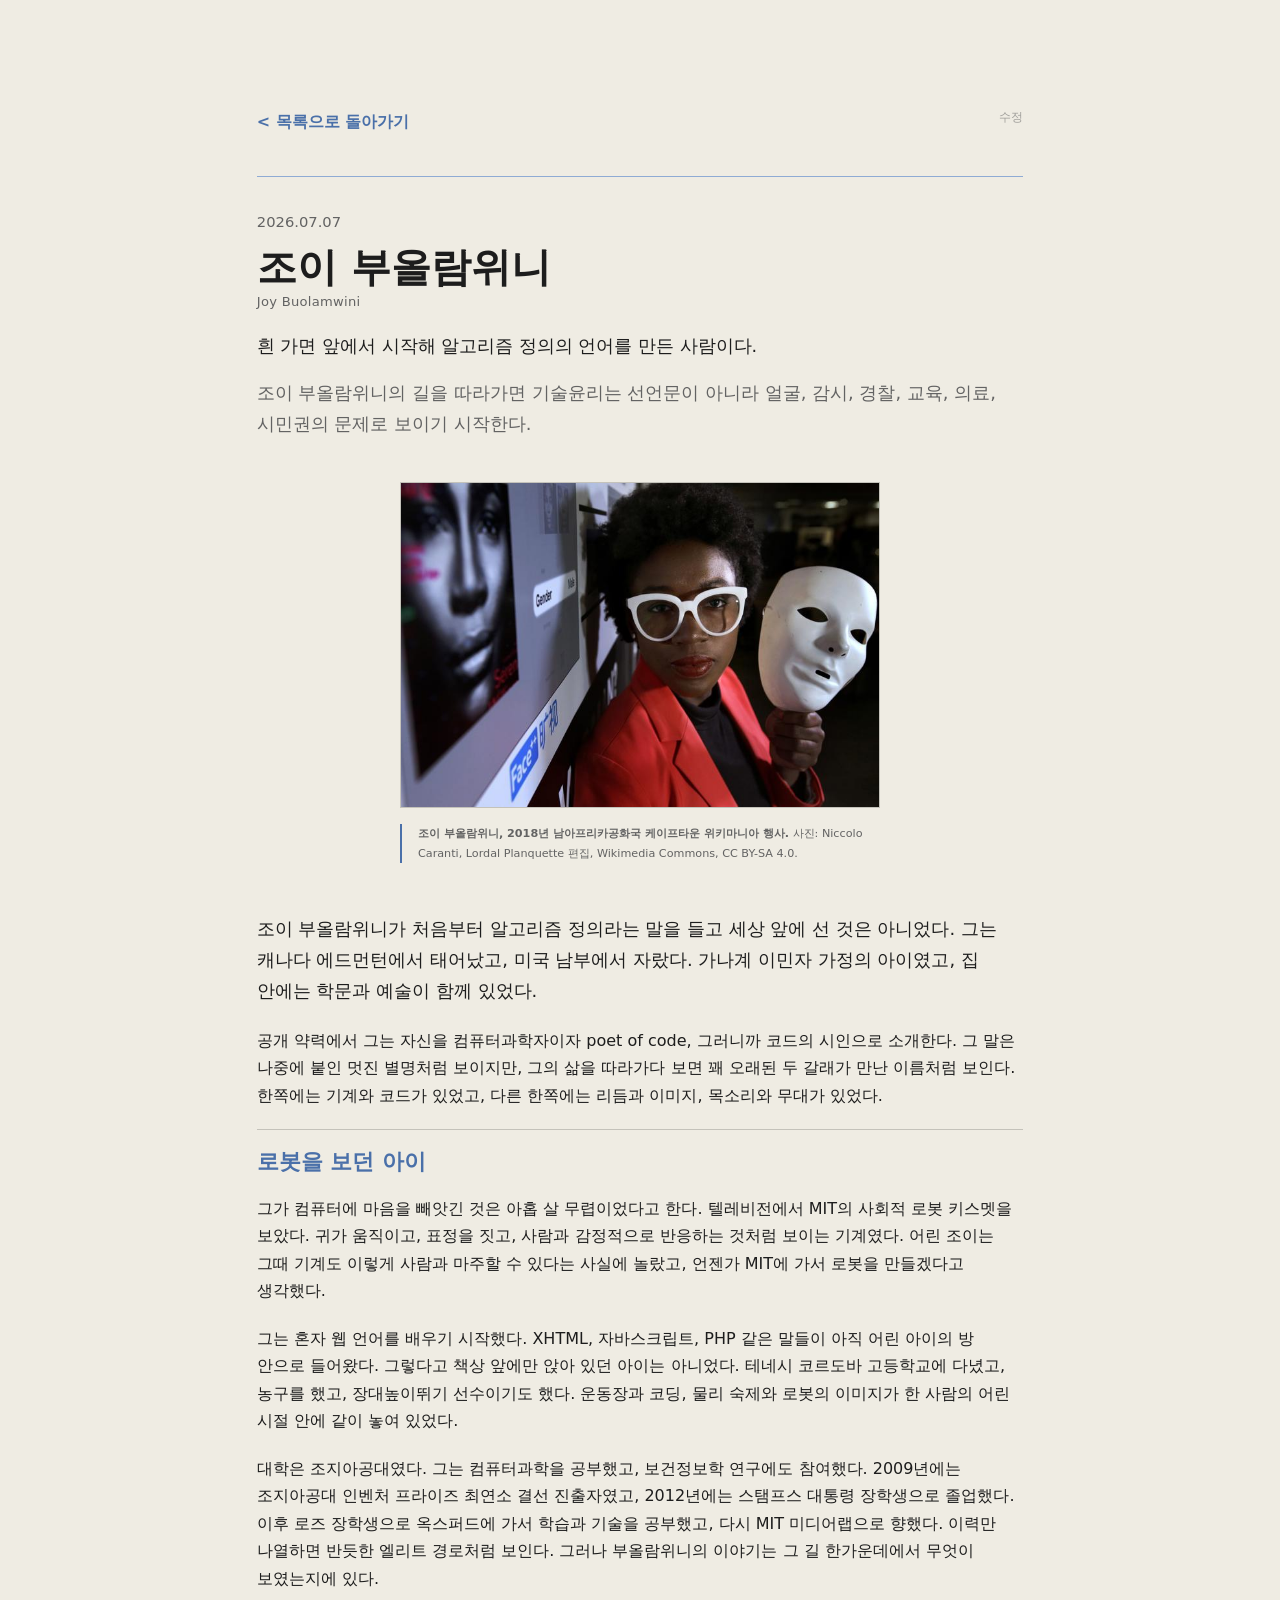
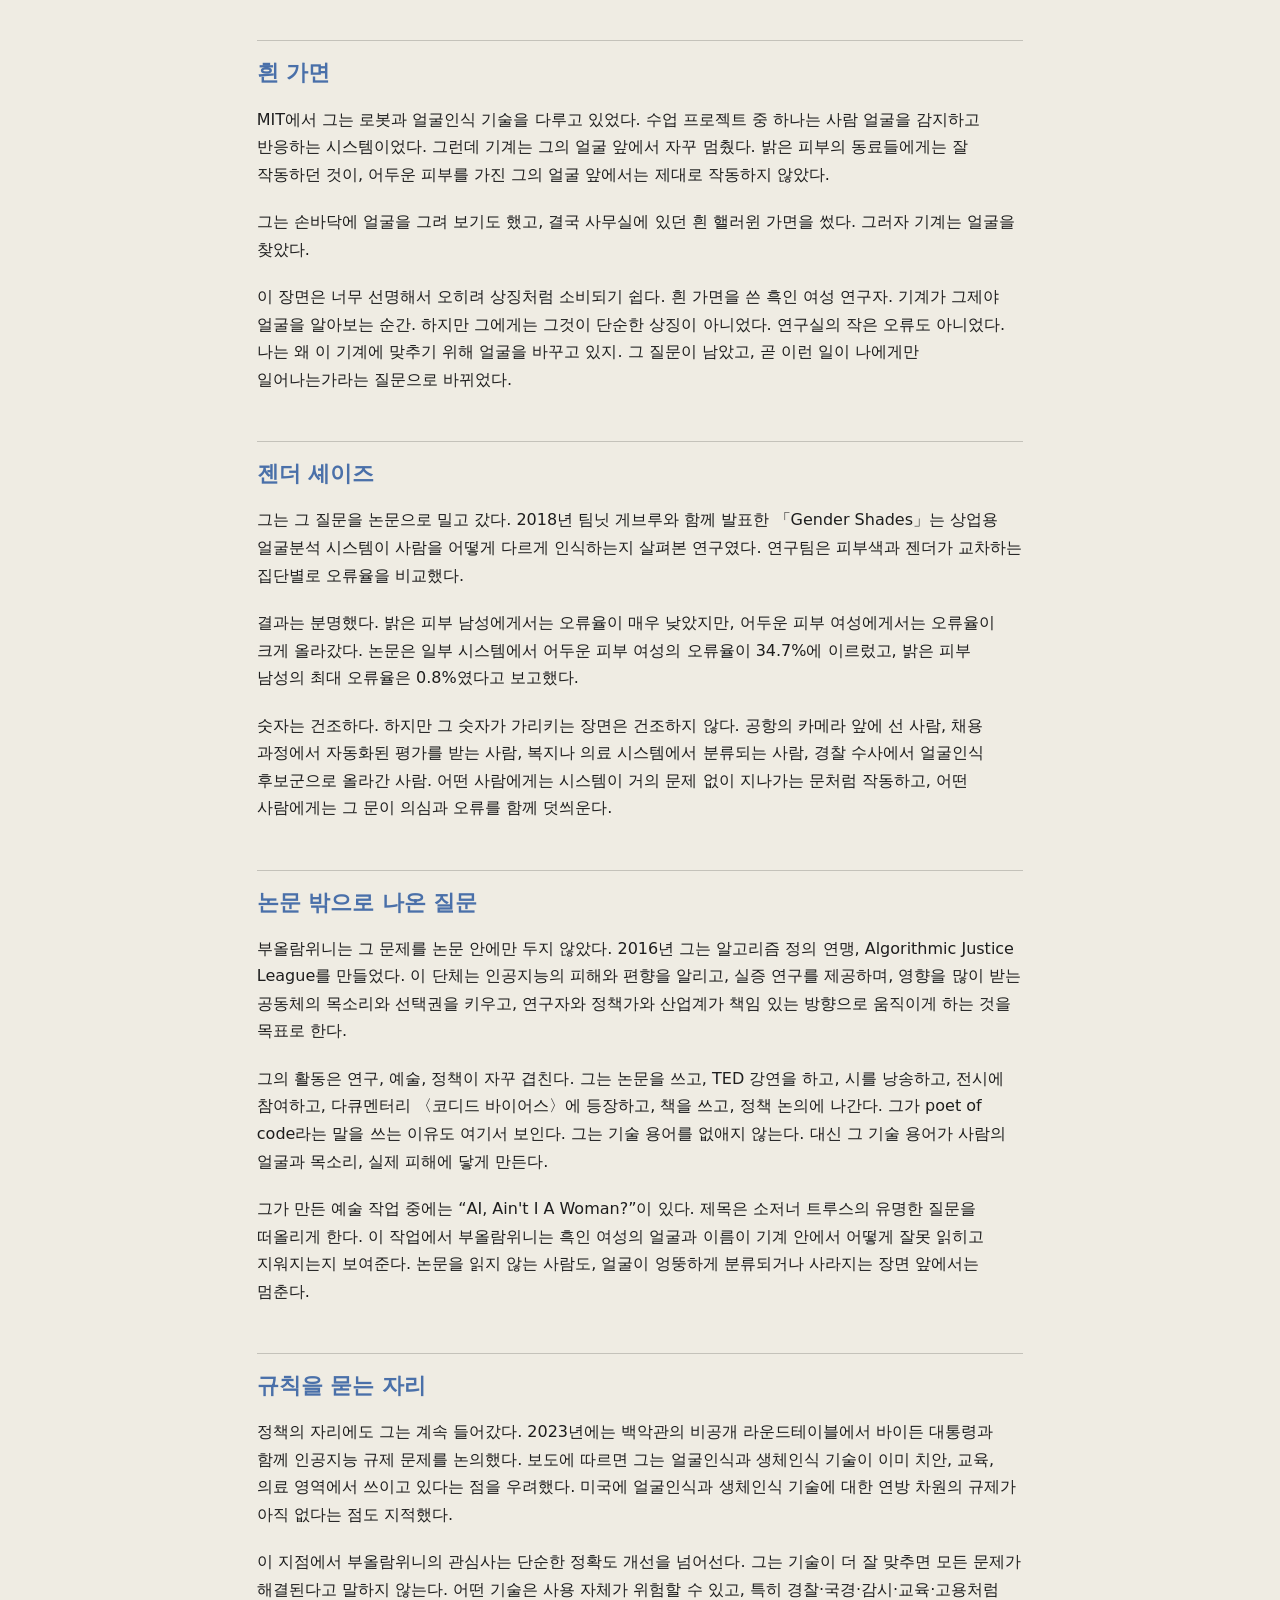
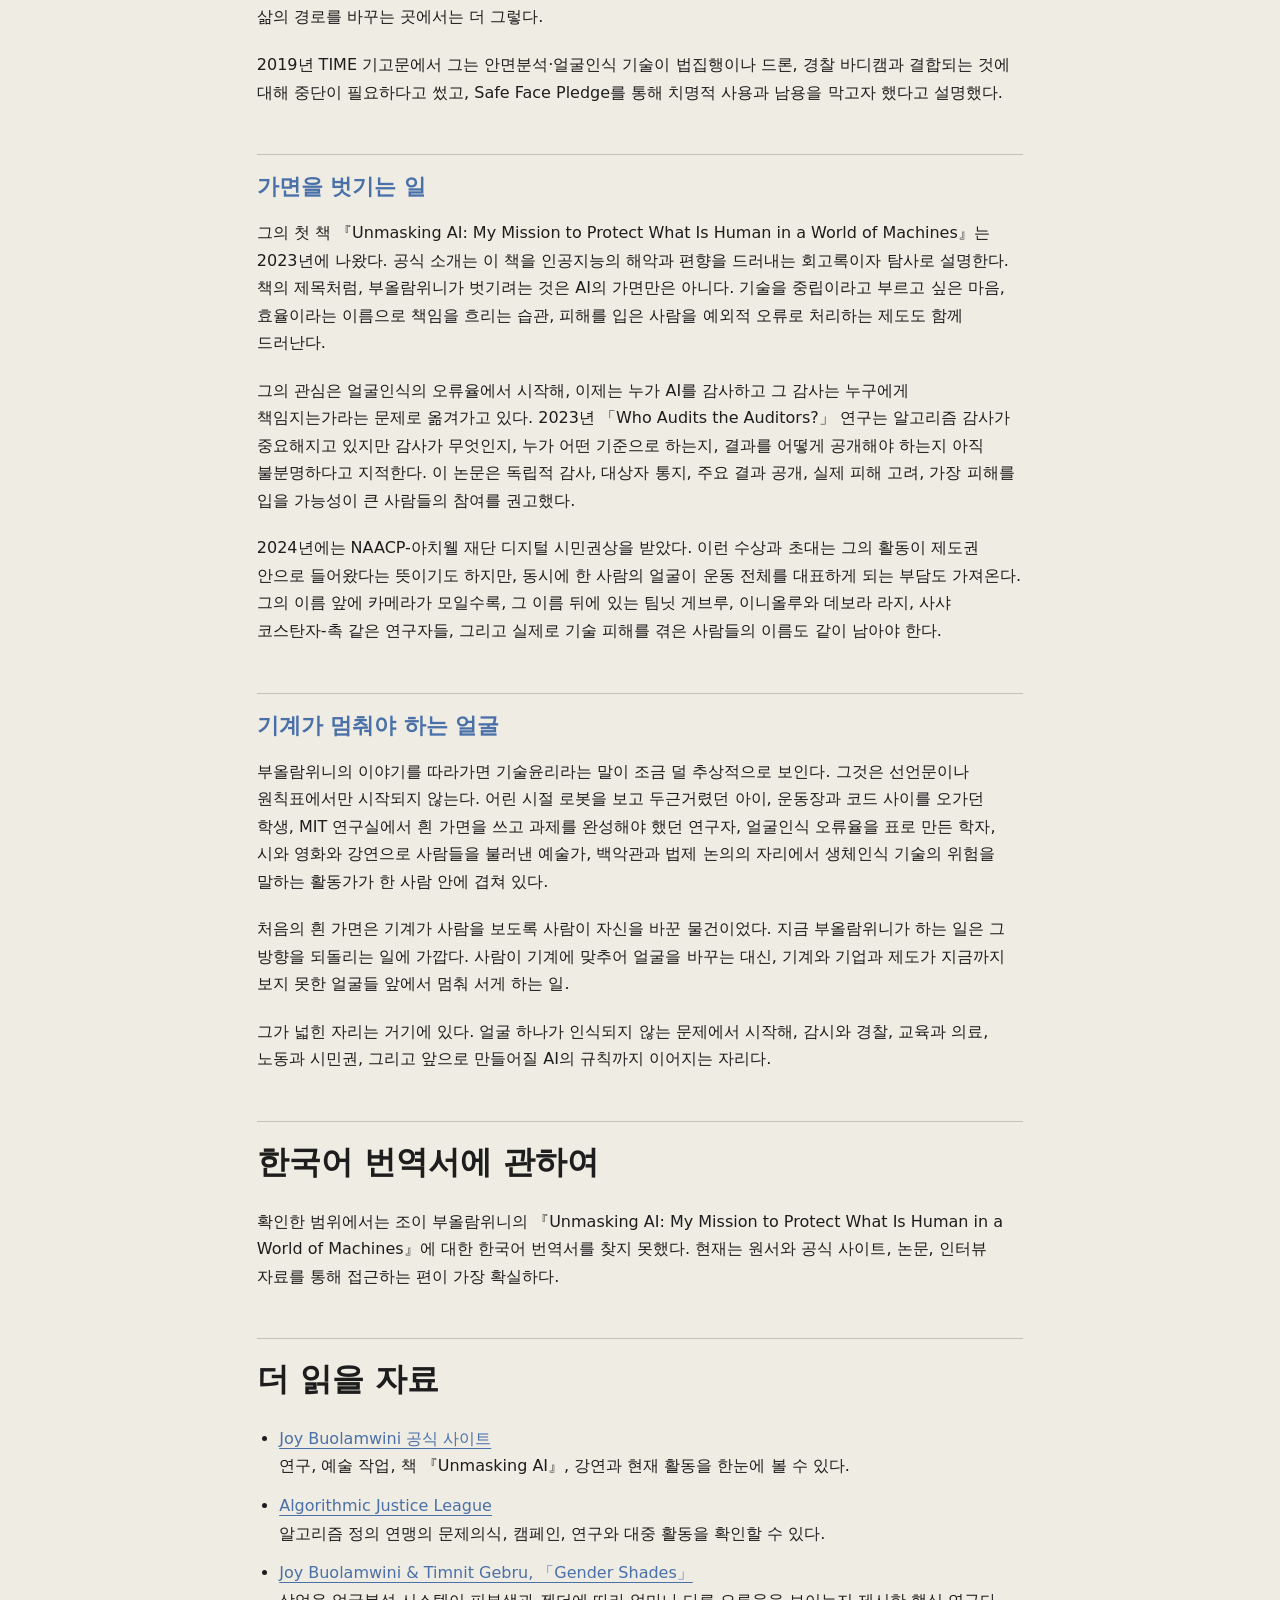
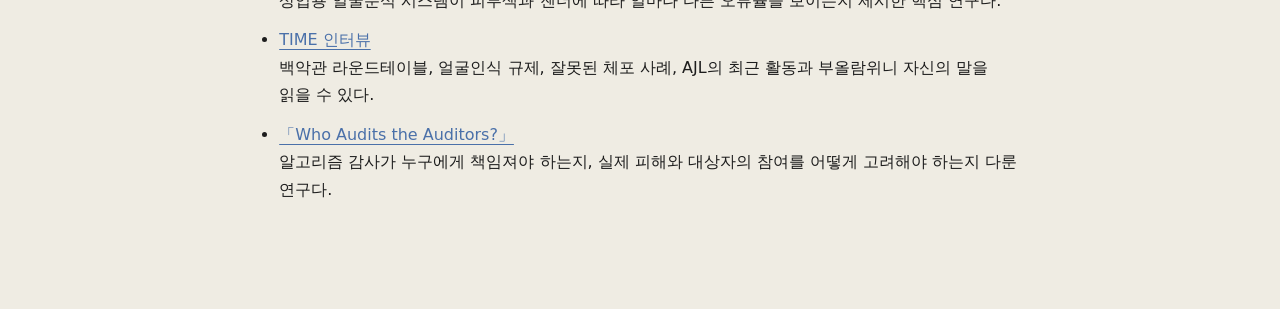
<file: article/joy-buolamwini/index.html>
<!doctype html>
<html lang="ko">
<head>
  <meta charset="UTF-8">
  <meta name="viewport" content="width=device-width, initial-scale=1.0">
  <meta name="description" content="조이 부올람위니에 관한 자아의 반경 인물 에세이">
  <title>조이 부올람위니 - 자아의 반경</title>
  <link rel="stylesheet" href="../../style.css">
</head>
<body>
  <main>
    <a class="back-link" href="../../index.html">목록으로 돌아가기</a>
    <a class="edit-link" href="https://github.com/asdynamics/radius/edit/main/article/joy-buolamwini/index.html" target="_blank" rel="noopener">수정</a>

    <article class="essay-doc">
      <p class="date">2026.07.07</p>
      <h1>조이 부올람위니</h1>
      <p class="name-en">Joy Buolamwini</p>
      <p class="lead">흰 가면 앞에서 시작해 알고리즘 정의의 언어를 만든 사람이다.</p>
      <p class="essay-intro">조이 부올람위니의 길을 따라가면 기술윤리는 선언문이 아니라 얼굴, 감시, 경찰, 교육, 의료, 시민권의 문제로 보이기 시작한다.</p>

      <figure class="essay-photo">
        <img src="./joy-buolamwini-wikimania.jpg" alt="조이 부올람위니가 흰 가면을 들고 서 있는 모습">
        <figcaption>
          <strong>조이 부올람위니, 2018년 남아프리카공화국 케이프타운 위키마니아 행사.</strong> 사진: Niccolo Caranti, Lordal Planquette 편집, Wikimedia Commons, CC BY-SA 4.0.
        </figcaption>
      </figure>

      <div class="essay-body">
        <p class="lede">조이 부올람위니가 처음부터 알고리즘 정의라는 말을 들고 세상 앞에 선 것은 아니었다. 그는 캐나다 에드먼턴에서 태어났고, 미국 남부에서 자랐다. 가나계 이민자 가정의 아이였고, 집 안에는 학문과 예술이 함께 있었다.</p>

        <p>공개 약력에서 그는 자신을 컴퓨터과학자이자 poet of code, 그러니까 코드의 시인으로 소개한다. 그 말은 나중에 붙인 멋진 별명처럼 보이지만, 그의 삶을 따라가다 보면 꽤 오래된 두 갈래가 만난 이름처럼 보인다. 한쪽에는 기계와 코드가 있었고, 다른 한쪽에는 리듬과 이미지, 목소리와 무대가 있었다.</p>

        <section>
          <h2>로봇을 보던 아이</h2>
          <p>그가 컴퓨터에 마음을 빼앗긴 것은 아홉 살 무렵이었다고 한다. 텔레비전에서 MIT의 사회적 로봇 키스멧을 보았다. 귀가 움직이고, 표정을 짓고, 사람과 감정적으로 반응하는 것처럼 보이는 기계였다. 어린 조이는 그때 기계도 이렇게 사람과 마주할 수 있다는 사실에 놀랐고, 언젠가 MIT에 가서 로봇을 만들겠다고 생각했다.</p>
          <p>그는 혼자 웹 언어를 배우기 시작했다. XHTML, 자바스크립트, PHP 같은 말들이 아직 어린 아이의 방 안으로 들어왔다. 그렇다고 책상 앞에만 앉아 있던 아이는 아니었다. 테네시 코르도바 고등학교에 다녔고, 농구를 했고, 장대높이뛰기 선수이기도 했다. 운동장과 코딩, 물리 숙제와 로봇의 이미지가 한 사람의 어린 시절 안에 같이 놓여 있었다.</p>
          <p>대학은 조지아공대였다. 그는 컴퓨터과학을 공부했고, 보건정보학 연구에도 참여했다. 2009년에는 조지아공대 인벤처 프라이즈 최연소 결선 진출자였고, 2012년에는 스탬프스 대통령 장학생으로 졸업했다. 이후 로즈 장학생으로 옥스퍼드에 가서 학습과 기술을 공부했고, 다시 MIT 미디어랩으로 향했다. 이력만 나열하면 반듯한 엘리트 경로처럼 보인다. 그러나 부올람위니의 이야기는 그 길 한가운데에서 무엇이 보였는지에 있다.</p>
        </section>

        <section>
          <h2>흰 가면</h2>
          <p>MIT에서 그는 로봇과 얼굴인식 기술을 다루고 있었다. 수업 프로젝트 중 하나는 사람 얼굴을 감지하고 반응하는 시스템이었다. 그런데 기계는 그의 얼굴 앞에서 자꾸 멈췄다. 밝은 피부의 동료들에게는 잘 작동하던 것이, 어두운 피부를 가진 그의 얼굴 앞에서는 제대로 작동하지 않았다.</p>
          <p>그는 손바닥에 얼굴을 그려 보기도 했고, 결국 사무실에 있던 흰 핼러윈 가면을 썼다. 그러자 기계는 얼굴을 찾았다.</p>
          <p>이 장면은 너무 선명해서 오히려 상징처럼 소비되기 쉽다. 흰 가면을 쓴 흑인 여성 연구자. 기계가 그제야 얼굴을 알아보는 순간. 하지만 그에게는 그것이 단순한 상징이 아니었다. 연구실의 작은 오류도 아니었다. 나는 왜 이 기계에 맞추기 위해 얼굴을 바꾸고 있지. 그 질문이 남았고, 곧 이런 일이 나에게만 일어나는가라는 질문으로 바뀌었다.</p>
        </section>

        <section>
          <h2>젠더 셰이즈</h2>
          <p>그는 그 질문을 논문으로 밀고 갔다. 2018년 팀닛 게브루와 함께 발표한 「Gender Shades」는 상업용 얼굴분석 시스템이 사람을 어떻게 다르게 인식하는지 살펴본 연구였다. 연구팀은 피부색과 젠더가 교차하는 집단별로 오류율을 비교했다.</p>
          <p>결과는 분명했다. 밝은 피부 남성에게서는 오류율이 매우 낮았지만, 어두운 피부 여성에게서는 오류율이 크게 올라갔다. 논문은 일부 시스템에서 어두운 피부 여성의 오류율이 34.7%에 이르렀고, 밝은 피부 남성의 최대 오류율은 0.8%였다고 보고했다.</p>
          <p>숫자는 건조하다. 하지만 그 숫자가 가리키는 장면은 건조하지 않다. 공항의 카메라 앞에 선 사람, 채용 과정에서 자동화된 평가를 받는 사람, 복지나 의료 시스템에서 분류되는 사람, 경찰 수사에서 얼굴인식 후보군으로 올라간 사람. 어떤 사람에게는 시스템이 거의 문제 없이 지나가는 문처럼 작동하고, 어떤 사람에게는 그 문이 의심과 오류를 함께 덧씌운다.</p>
        </section>

        <section>
          <h2>논문 밖으로 나온 질문</h2>
          <p>부올람위니는 그 문제를 논문 안에만 두지 않았다. 2016년 그는 알고리즘 정의 연맹, Algorithmic Justice League를 만들었다. 이 단체는 인공지능의 피해와 편향을 알리고, 실증 연구를 제공하며, 영향을 많이 받는 공동체의 목소리와 선택권을 키우고, 연구자와 정책가와 산업계가 책임 있는 방향으로 움직이게 하는 것을 목표로 한다.</p>
          <p>그의 활동은 연구, 예술, 정책이 자꾸 겹친다. 그는 논문을 쓰고, TED 강연을 하고, 시를 낭송하고, 전시에 참여하고, 다큐멘터리 〈코디드 바이어스〉에 등장하고, 책을 쓰고, 정책 논의에 나간다. 그가 poet of code라는 말을 쓰는 이유도 여기서 보인다. 그는 기술 용어를 없애지 않는다. 대신 그 기술 용어가 사람의 얼굴과 목소리, 실제 피해에 닿게 만든다.</p>
          <p>그가 만든 예술 작업 중에는 “AI, Ain't I A Woman?”이 있다. 제목은 소저너 트루스의 유명한 질문을 떠올리게 한다. 이 작업에서 부올람위니는 흑인 여성의 얼굴과 이름이 기계 안에서 어떻게 잘못 읽히고 지워지는지 보여준다. 논문을 읽지 않는 사람도, 얼굴이 엉뚱하게 분류되거나 사라지는 장면 앞에서는 멈춘다.</p>
        </section>

        <section>
          <h2>규칙을 묻는 자리</h2>
          <p>정책의 자리에도 그는 계속 들어갔다. 2023년에는 백악관의 비공개 라운드테이블에서 바이든 대통령과 함께 인공지능 규제 문제를 논의했다. 보도에 따르면 그는 얼굴인식과 생체인식 기술이 이미 치안, 교육, 의료 영역에서 쓰이고 있다는 점을 우려했다. 미국에 얼굴인식과 생체인식 기술에 대한 연방 차원의 규제가 아직 없다는 점도 지적했다.</p>
          <p>이 지점에서 부올람위니의 관심사는 단순한 정확도 개선을 넘어선다. 그는 기술이 더 잘 맞추면 모든 문제가 해결된다고 말하지 않는다. 어떤 기술은 사용 자체가 위험할 수 있고, 특히 경찰·국경·감시·교육·고용처럼 삶의 경로를 바꾸는 곳에서는 더 그렇다.</p>
          <p>2019년 TIME 기고문에서 그는 안면분석·얼굴인식 기술이 법집행이나 드론, 경찰 바디캠과 결합되는 것에 대해 중단이 필요하다고 썼고, Safe Face Pledge를 통해 치명적 사용과 남용을 막고자 했다고 설명했다.</p>
        </section>

        <section>
          <h2>가면을 벗기는 일</h2>
          <p>그의 첫 책 『Unmasking AI: My Mission to Protect What Is Human in a World of Machines』는 2023년에 나왔다. 공식 소개는 이 책을 인공지능의 해악과 편향을 드러내는 회고록이자 탐사로 설명한다. 책의 제목처럼, 부올람위니가 벗기려는 것은 AI의 가면만은 아니다. 기술을 중립이라고 부르고 싶은 마음, 효율이라는 이름으로 책임을 흐리는 습관, 피해를 입은 사람을 예외적 오류로 처리하는 제도도 함께 드러난다.</p>
          <p>그의 관심은 얼굴인식의 오류율에서 시작해, 이제는 누가 AI를 감사하고 그 감사는 누구에게 책임지는가라는 문제로 옮겨가고 있다. 2023년 「Who Audits the Auditors?」 연구는 알고리즘 감사가 중요해지고 있지만 감사가 무엇인지, 누가 어떤 기준으로 하는지, 결과를 어떻게 공개해야 하는지 아직 불분명하다고 지적한다. 이 논문은 독립적 감사, 대상자 통지, 주요 결과 공개, 실제 피해 고려, 가장 피해를 입을 가능성이 큰 사람들의 참여를 권고했다.</p>
          <p>2024년에는 NAACP-아치웰 재단 디지털 시민권상을 받았다. 이런 수상과 초대는 그의 활동이 제도권 안으로 들어왔다는 뜻이기도 하지만, 동시에 한 사람의 얼굴이 운동 전체를 대표하게 되는 부담도 가져온다. 그의 이름 앞에 카메라가 모일수록, 그 이름 뒤에 있는 팀닛 게브루, 이니올루와 데보라 라지, 사샤 코스탄자-촉 같은 연구자들, 그리고 실제로 기술 피해를 겪은 사람들의 이름도 같이 남아야 한다.</p>
        </section>

        <section>
          <h2>기계가 멈춰야 하는 얼굴</h2>
          <p>부올람위니의 이야기를 따라가면 기술윤리라는 말이 조금 덜 추상적으로 보인다. 그것은 선언문이나 원칙표에서만 시작되지 않는다. 어린 시절 로봇을 보고 두근거렸던 아이, 운동장과 코드 사이를 오가던 학생, MIT 연구실에서 흰 가면을 쓰고 과제를 완성해야 했던 연구자, 얼굴인식 오류율을 표로 만든 학자, 시와 영화와 강연으로 사람들을 불러낸 예술가, 백악관과 법제 논의의 자리에서 생체인식 기술의 위험을 말하는 활동가가 한 사람 안에 겹쳐 있다.</p>
          <p>처음의 흰 가면은 기계가 사람을 보도록 사람이 자신을 바꾼 물건이었다. 지금 부올람위니가 하는 일은 그 방향을 되돌리는 일에 가깝다. 사람이 기계에 맞추어 얼굴을 바꾸는 대신, 기계와 기업과 제도가 지금까지 보지 못한 얼굴들 앞에서 멈춰 서게 하는 일.</p>
          <p>그가 넓힌 자리는 거기에 있다. 얼굴 하나가 인식되지 않는 문제에서 시작해, 감시와 경찰, 교육과 의료, 노동과 시민권, 그리고 앞으로 만들어질 AI의 규칙까지 이어지는 자리다.</p>
        </section>
      </div>

      <section class="info-box" aria-labelledby="translation-title">
        <h2 id="translation-title">한국어 번역서에 관하여</h2>
        <p>확인한 범위에서는 조이 부올람위니의 『Unmasking AI: My Mission to Protect What Is Human in a World of Machines』에 대한 한국어 번역서를 찾지 못했다. 현재는 원서와 공식 사이트, 논문, 인터뷰 자료를 통해 접근하는 편이 가장 확실하다.</p>
      </section>

      <section class="reading-list" aria-labelledby="reading-title">
        <h2 id="reading-title">더 읽을 자료</h2>
        <ul>
          <li><a href="https://www.poetofcode.com/" target="_blank" rel="noopener">Joy Buolamwini 공식 사이트</a><br>연구, 예술 작업, 책 『Unmasking AI』, 강연과 현재 활동을 한눈에 볼 수 있다.</li>
          <li><a href="https://www.ajl.org/" target="_blank" rel="noopener">Algorithmic Justice League</a><br>알고리즘 정의 연맹의 문제의식, 캠페인, 연구와 대중 활동을 확인할 수 있다.</li>
          <li><a href="https://proceedings.mlr.press/v81/buolamwini18a.html" target="_blank" rel="noopener">Joy Buolamwini & Timnit Gebru, 「Gender Shades」</a><br>상업용 얼굴분석 시스템이 피부색과 젠더에 따라 얼마나 다른 오류율을 보이는지 제시한 핵심 연구다.</li>
          <li><a href="https://time.com/6310661/joy-buolamwini-ai/" target="_blank" rel="noopener">TIME 인터뷰</a><br>백악관 라운드테이블, 얼굴인식 규제, 잘못된 체포 사례, AJL의 최근 활동과 부올람위니 자신의 말을 읽을 수 있다.</li>
          <li><a href="https://arxiv.org/abs/2310.02521" target="_blank" rel="noopener">「Who Audits the Auditors?」</a><br>알고리즘 감사가 누구에게 책임져야 하는지, 실제 피해와 대상자의 참여를 어떻게 고려해야 하는지 다룬 연구다.</li>
        </ul>
      </section>
    </article>
  </main>
</body>
</html>
</file>
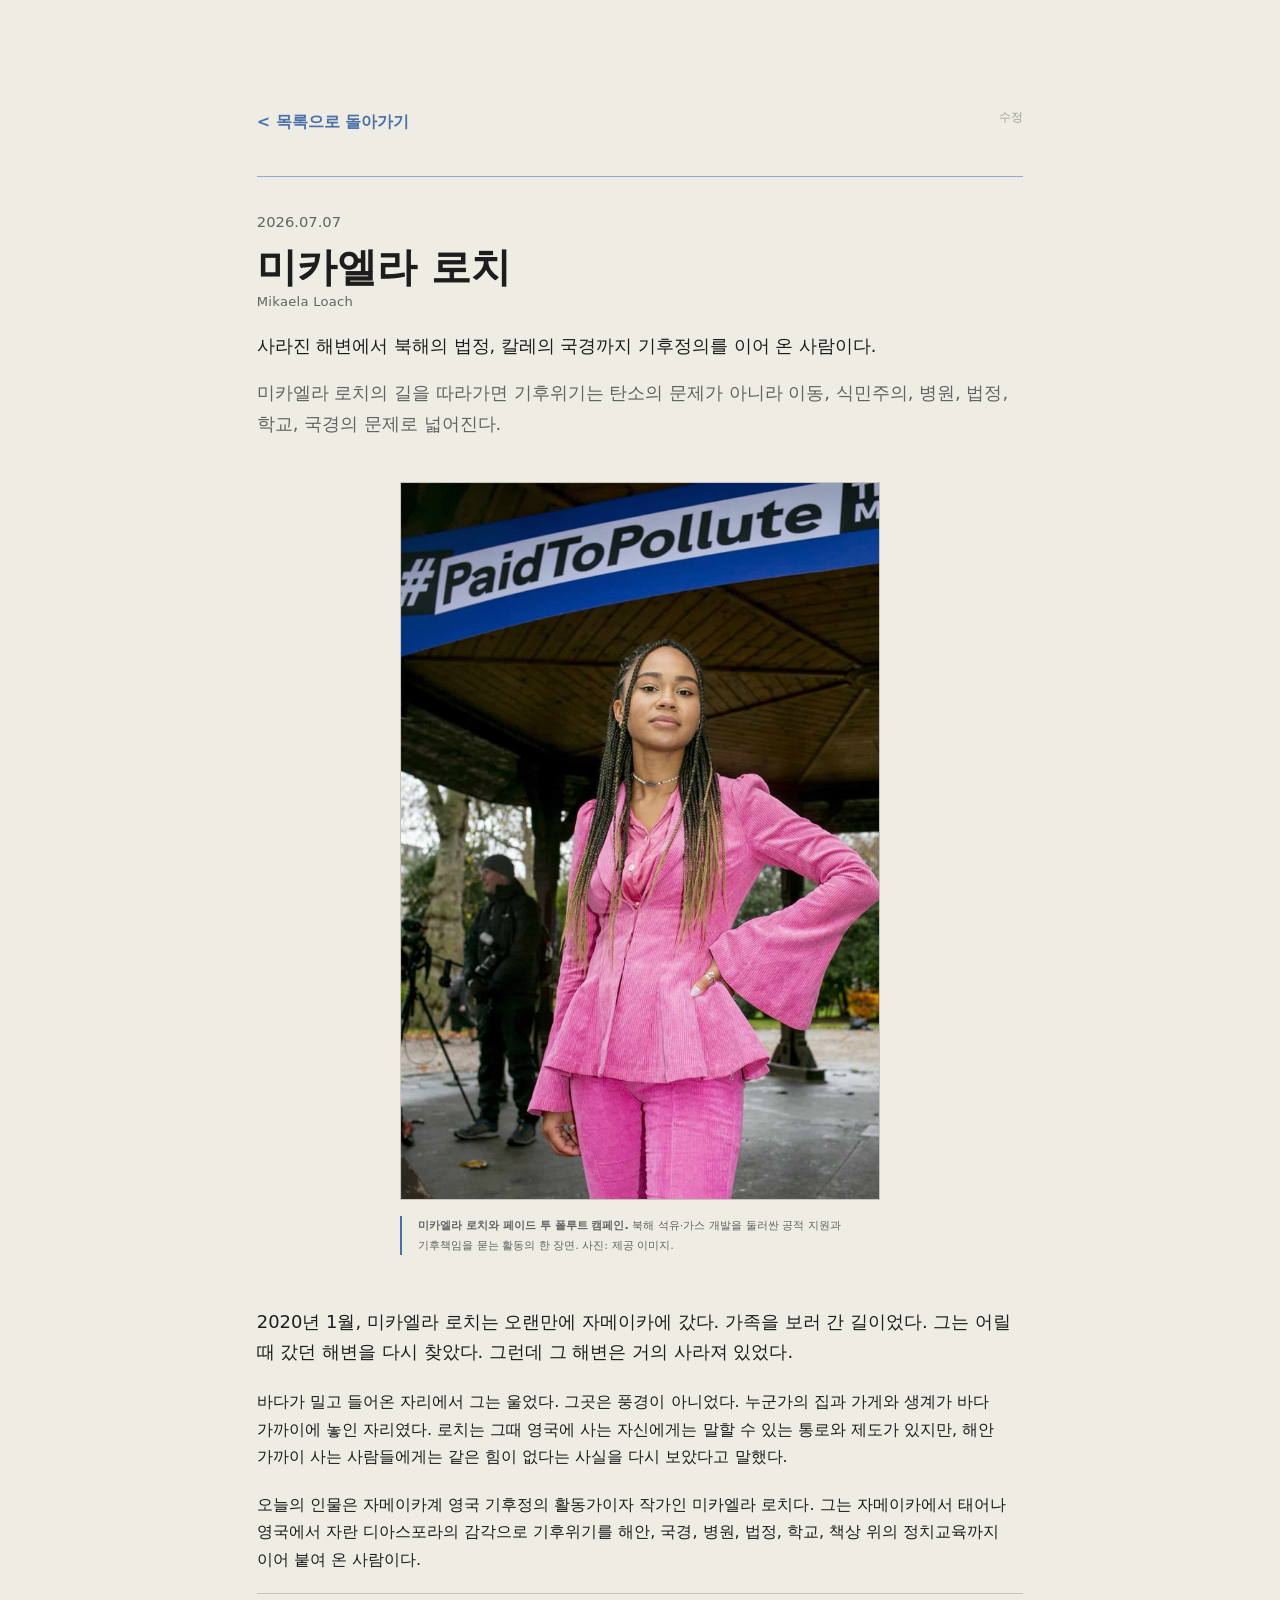
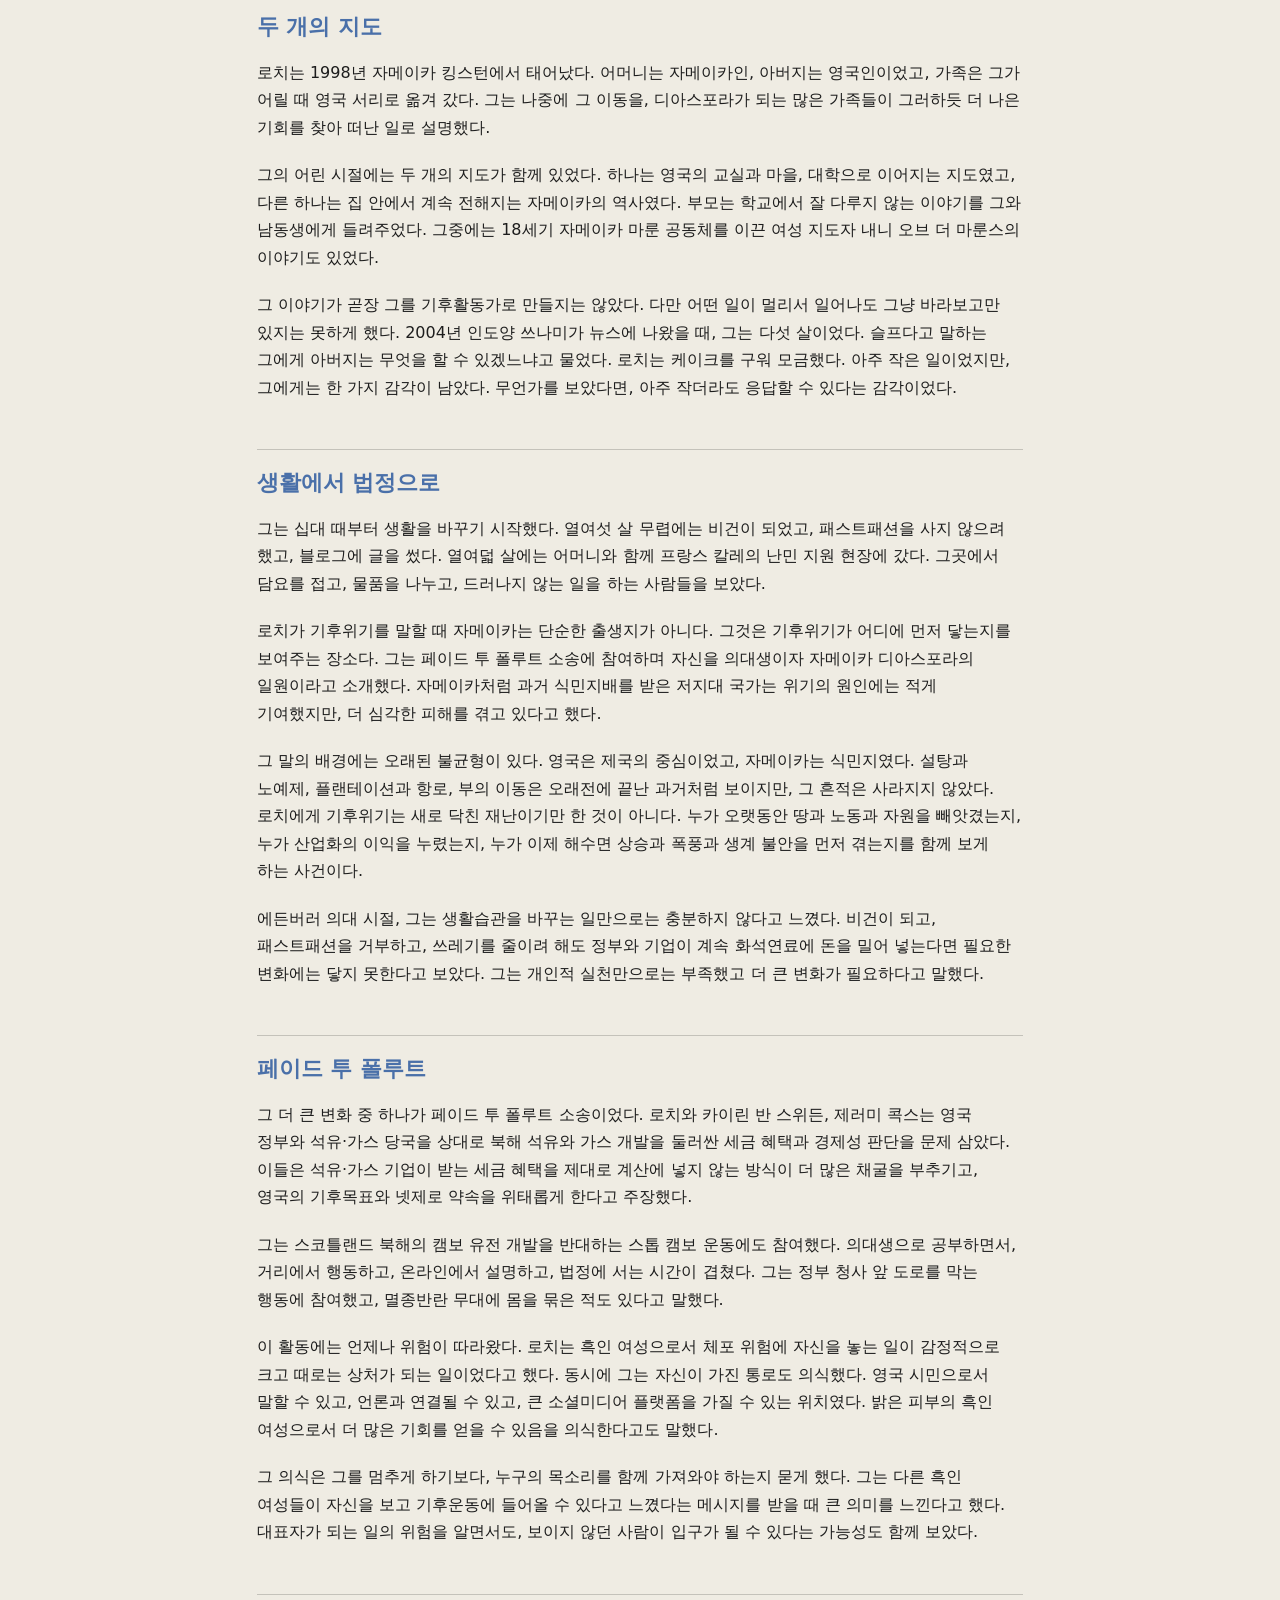
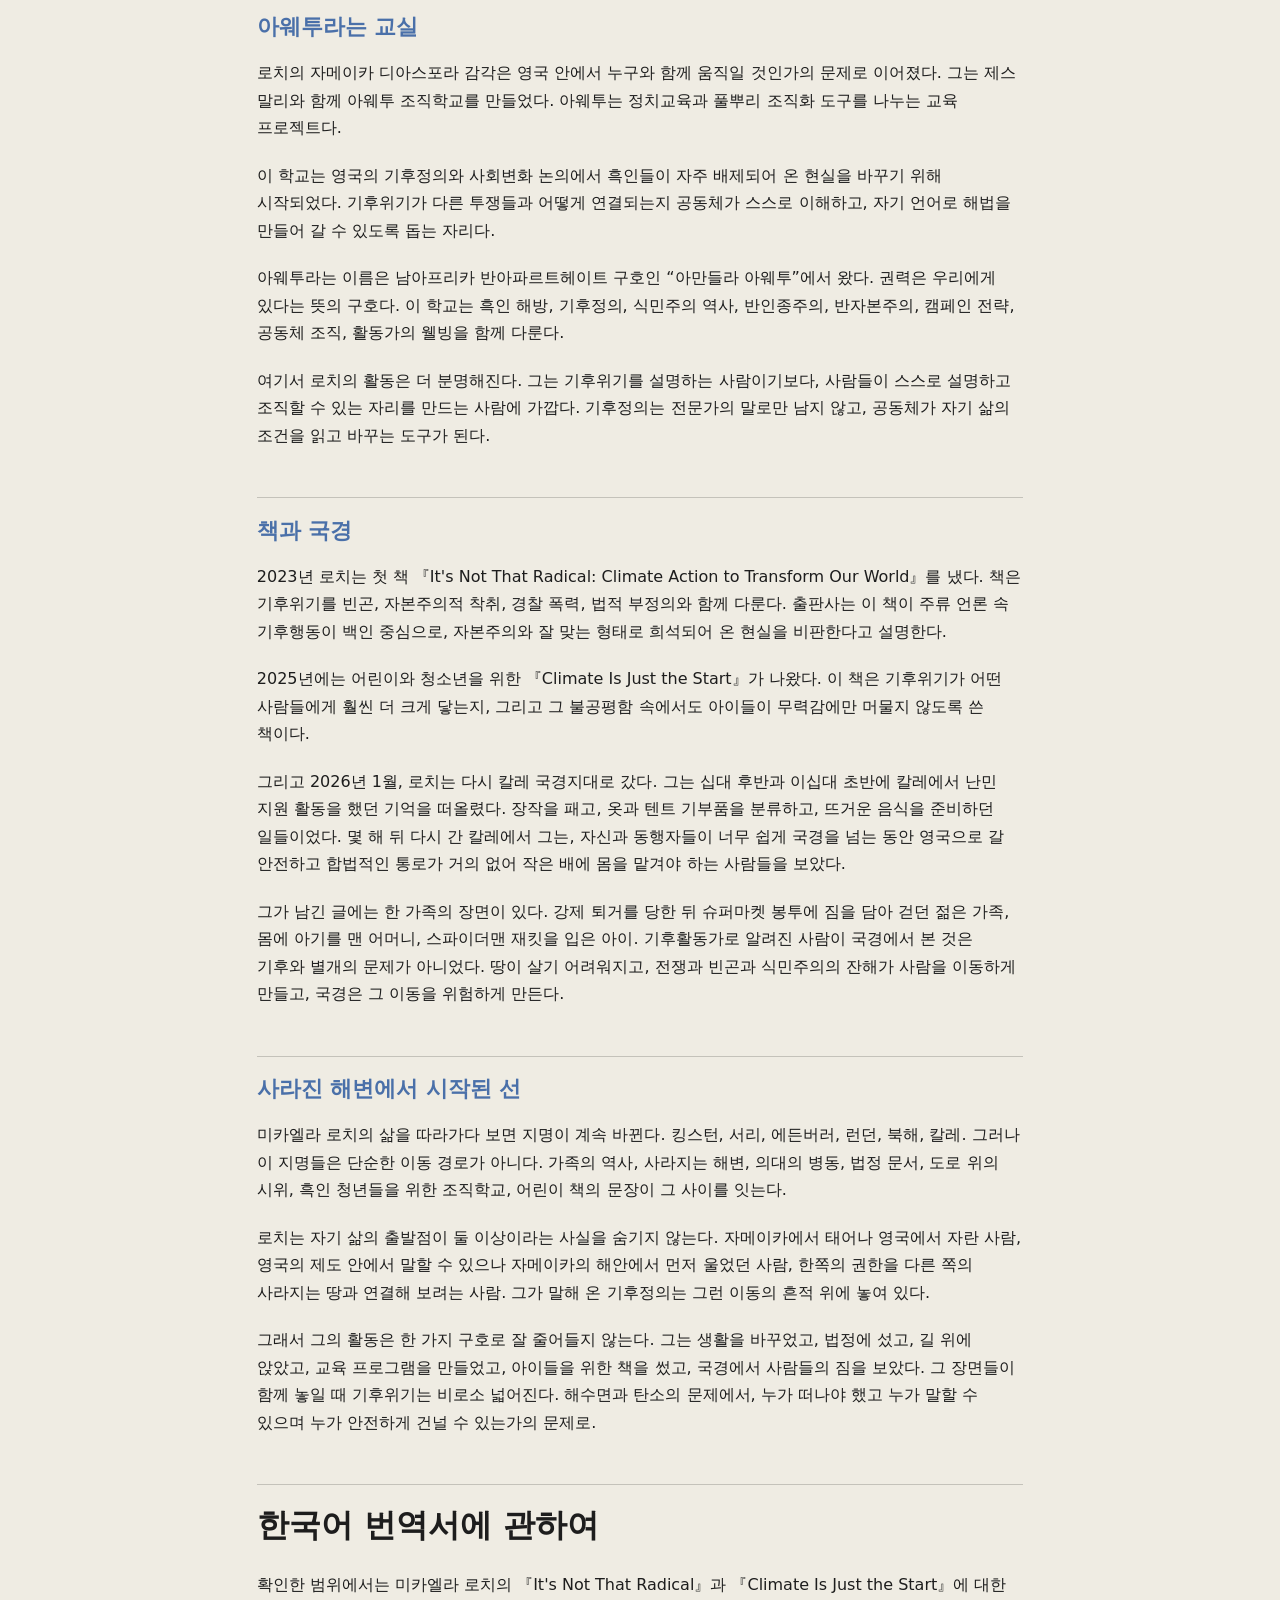
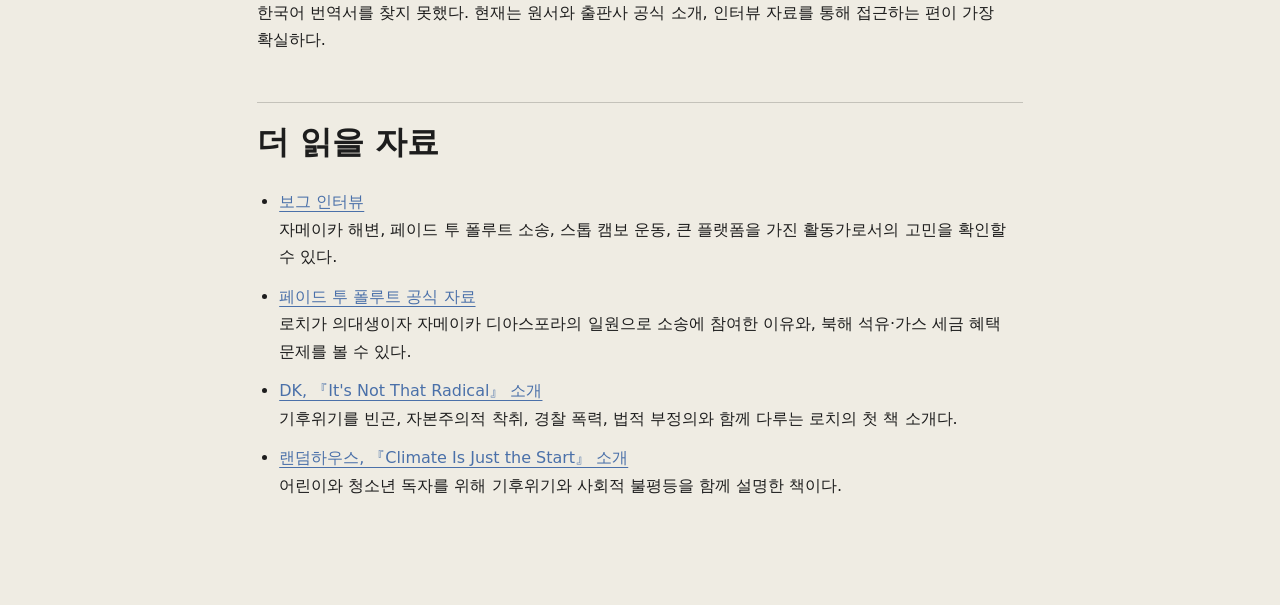
<file: article/mikaela-loach/index.html>
<!doctype html>
<html lang="ko">
<head>
  <meta charset="UTF-8">
  <meta name="viewport" content="width=device-width, initial-scale=1.0">
  <meta name="description" content="미카엘라 로치에 관한 자아의 반경 인물 에세이">
  <title>미카엘라 로치 - 자아의 반경</title>
  <link rel="stylesheet" href="../../style.css">
</head>
<body>
  <main>
    <a class="back-link" href="../../index.html">목록으로 돌아가기</a>
    <a class="edit-link" href="https://github.com/asdynamics/radius/edit/main/article/mikaela-loach/index.html" target="_blank" rel="noopener">수정</a>

    <article class="essay-doc">
      <p class="date">2026.07.07</p>
      <h1>미카엘라 로치</h1>
      <p class="name-en">Mikaela Loach</p>
      <p class="lead">사라진 해변에서 북해의 법정, 칼레의 국경까지 기후정의를 이어 온 사람이다.</p>
      <p class="essay-intro">미카엘라 로치의 길을 따라가면 기후위기는 탄소의 문제가 아니라 이동, 식민주의, 병원, 법정, 학교, 국경의 문제로 넓어진다.</p>

      <figure class="essay-photo">
        <img src="./mikaela-loach-featured-image.jpg" alt="미카엘라 로치가 Paid To Pollute 캠페인 현장에서 서 있는 모습">
        <figcaption>
          <strong>미카엘라 로치와 페이드 투 폴루트 캠페인.</strong> 북해 석유·가스 개발을 둘러싼 공적 지원과 기후책임을 묻는 활동의 한 장면. 사진: 제공 이미지.
        </figcaption>
      </figure>

      <div class="essay-body">
        <p class="lede">2020년 1월, 미카엘라 로치는 오랜만에 자메이카에 갔다. 가족을 보러 간 길이었다. 그는 어릴 때 갔던 해변을 다시 찾았다. 그런데 그 해변은 거의 사라져 있었다.</p>

        <p>바다가 밀고 들어온 자리에서 그는 울었다. 그곳은 풍경이 아니었다. 누군가의 집과 가게와 생계가 바다 가까이에 놓인 자리였다. 로치는 그때 영국에 사는 자신에게는 말할 수 있는 통로와 제도가 있지만, 해안 가까이 사는 사람들에게는 같은 힘이 없다는 사실을 다시 보았다고 말했다.</p>

        <p>오늘의 인물은 자메이카계 영국 기후정의 활동가이자 작가인 미카엘라 로치다. 그는 자메이카에서 태어나 영국에서 자란 디아스포라의 감각으로 기후위기를 해안, 국경, 병원, 법정, 학교, 책상 위의 정치교육까지 이어 붙여 온 사람이다.</p>

        <section>
          <h2>두 개의 지도</h2>
          <p>로치는 1998년 자메이카 킹스턴에서 태어났다. 어머니는 자메이카인, 아버지는 영국인이었고, 가족은 그가 어릴 때 영국 서리로 옮겨 갔다. 그는 나중에 그 이동을, 디아스포라가 되는 많은 가족들이 그러하듯 더 나은 기회를 찾아 떠난 일로 설명했다.</p>
          <p>그의 어린 시절에는 두 개의 지도가 함께 있었다. 하나는 영국의 교실과 마을, 대학으로 이어지는 지도였고, 다른 하나는 집 안에서 계속 전해지는 자메이카의 역사였다. 부모는 학교에서 잘 다루지 않는 이야기를 그와 남동생에게 들려주었다. 그중에는 18세기 자메이카 마룬 공동체를 이끈 여성 지도자 내니 오브 더 마룬스의 이야기도 있었다.</p>
          <p>그 이야기가 곧장 그를 기후활동가로 만들지는 않았다. 다만 어떤 일이 멀리서 일어나도 그냥 바라보고만 있지는 못하게 했다. 2004년 인도양 쓰나미가 뉴스에 나왔을 때, 그는 다섯 살이었다. 슬프다고 말하는 그에게 아버지는 무엇을 할 수 있겠느냐고 물었다. 로치는 케이크를 구워 모금했다. 아주 작은 일이었지만, 그에게는 한 가지 감각이 남았다. 무언가를 보았다면, 아주 작더라도 응답할 수 있다는 감각이었다.</p>
        </section>

        <section>
          <h2>생활에서 법정으로</h2>
          <p>그는 십대 때부터 생활을 바꾸기 시작했다. 열여섯 살 무렵에는 비건이 되었고, 패스트패션을 사지 않으려 했고, 블로그에 글을 썼다. 열여덟 살에는 어머니와 함께 프랑스 칼레의 난민 지원 현장에 갔다. 그곳에서 담요를 접고, 물품을 나누고, 드러나지 않는 일을 하는 사람들을 보았다.</p>
          <p>로치가 기후위기를 말할 때 자메이카는 단순한 출생지가 아니다. 그것은 기후위기가 어디에 먼저 닿는지를 보여주는 장소다. 그는 페이드 투 폴루트 소송에 참여하며 자신을 의대생이자 자메이카 디아스포라의 일원이라고 소개했다. 자메이카처럼 과거 식민지배를 받은 저지대 국가는 위기의 원인에는 적게 기여했지만, 더 심각한 피해를 겪고 있다고 했다.</p>
          <p>그 말의 배경에는 오래된 불균형이 있다. 영국은 제국의 중심이었고, 자메이카는 식민지였다. 설탕과 노예제, 플랜테이션과 항로, 부의 이동은 오래전에 끝난 과거처럼 보이지만, 그 흔적은 사라지지 않았다. 로치에게 기후위기는 새로 닥친 재난이기만 한 것이 아니다. 누가 오랫동안 땅과 노동과 자원을 빼앗겼는지, 누가 산업화의 이익을 누렸는지, 누가 이제 해수면 상승과 폭풍과 생계 불안을 먼저 겪는지를 함께 보게 하는 사건이다.</p>
          <p>에든버러 의대 시절, 그는 생활습관을 바꾸는 일만으로는 충분하지 않다고 느꼈다. 비건이 되고, 패스트패션을 거부하고, 쓰레기를 줄이려 해도 정부와 기업이 계속 화석연료에 돈을 밀어 넣는다면 필요한 변화에는 닿지 못한다고 보았다. 그는 개인적 실천만으로는 부족했고 더 큰 변화가 필요하다고 말했다.</p>
        </section>

        <section>
          <h2>페이드 투 폴루트</h2>
          <p>그 더 큰 변화 중 하나가 페이드 투 폴루트 소송이었다. 로치와 카이린 반 스위든, 제러미 콕스는 영국 정부와 석유·가스 당국을 상대로 북해 석유와 가스 개발을 둘러싼 세금 혜택과 경제성 판단을 문제 삼았다. 이들은 석유·가스 기업이 받는 세금 혜택을 제대로 계산에 넣지 않는 방식이 더 많은 채굴을 부추기고, 영국의 기후목표와 넷제로 약속을 위태롭게 한다고 주장했다.</p>
          <p>그는 스코틀랜드 북해의 캠보 유전 개발을 반대하는 스톱 캠보 운동에도 참여했다. 의대생으로 공부하면서, 거리에서 행동하고, 온라인에서 설명하고, 법정에 서는 시간이 겹쳤다. 그는 정부 청사 앞 도로를 막는 행동에 참여했고, 멸종반란 무대에 몸을 묶은 적도 있다고 말했다.</p>
          <p>이 활동에는 언제나 위험이 따라왔다. 로치는 흑인 여성으로서 체포 위험에 자신을 놓는 일이 감정적으로 크고 때로는 상처가 되는 일이었다고 했다. 동시에 그는 자신이 가진 통로도 의식했다. 영국 시민으로서 말할 수 있고, 언론과 연결될 수 있고, 큰 소셜미디어 플랫폼을 가질 수 있는 위치였다. 밝은 피부의 흑인 여성으로서 더 많은 기회를 얻을 수 있음을 의식한다고도 말했다.</p>
          <p>그 의식은 그를 멈추게 하기보다, 누구의 목소리를 함께 가져와야 하는지 묻게 했다. 그는 다른 흑인 여성들이 자신을 보고 기후운동에 들어올 수 있다고 느꼈다는 메시지를 받을 때 큰 의미를 느낀다고 했다. 대표자가 되는 일의 위험을 알면서도, 보이지 않던 사람이 입구가 될 수 있다는 가능성도 함께 보았다.</p>
        </section>

        <section>
          <h2>아웨투라는 교실</h2>
          <p>로치의 자메이카 디아스포라 감각은 영국 안에서 누구와 함께 움직일 것인가의 문제로 이어졌다. 그는 제스 말리와 함께 아웨투 조직학교를 만들었다. 아웨투는 정치교육과 풀뿌리 조직화 도구를 나누는 교육 프로젝트다.</p>
          <p>이 학교는 영국의 기후정의와 사회변화 논의에서 흑인들이 자주 배제되어 온 현실을 바꾸기 위해 시작되었다. 기후위기가 다른 투쟁들과 어떻게 연결되는지 공동체가 스스로 이해하고, 자기 언어로 해법을 만들어 갈 수 있도록 돕는 자리다.</p>
          <p>아웨투라는 이름은 남아프리카 반아파르트헤이트 구호인 “아만들라 아웨투”에서 왔다. 권력은 우리에게 있다는 뜻의 구호다. 이 학교는 흑인 해방, 기후정의, 식민주의 역사, 반인종주의, 반자본주의, 캠페인 전략, 공동체 조직, 활동가의 웰빙을 함께 다룬다.</p>
          <p>여기서 로치의 활동은 더 분명해진다. 그는 기후위기를 설명하는 사람이기보다, 사람들이 스스로 설명하고 조직할 수 있는 자리를 만드는 사람에 가깝다. 기후정의는 전문가의 말로만 남지 않고, 공동체가 자기 삶의 조건을 읽고 바꾸는 도구가 된다.</p>
        </section>

        <section>
          <h2>책과 국경</h2>
          <p>2023년 로치는 첫 책 『It's Not That Radical: Climate Action to Transform Our World』를 냈다. 책은 기후위기를 빈곤, 자본주의적 착취, 경찰 폭력, 법적 부정의와 함께 다룬다. 출판사는 이 책이 주류 언론 속 기후행동이 백인 중심으로, 자본주의와 잘 맞는 형태로 희석되어 온 현실을 비판한다고 설명한다.</p>
          <p>2025년에는 어린이와 청소년을 위한 『Climate Is Just the Start』가 나왔다. 이 책은 기후위기가 어떤 사람들에게 훨씬 더 크게 닿는지, 그리고 그 불공평함 속에서도 아이들이 무력감에만 머물지 않도록 쓴 책이다.</p>
          <p>그리고 2026년 1월, 로치는 다시 칼레 국경지대로 갔다. 그는 십대 후반과 이십대 초반에 칼레에서 난민 지원 활동을 했던 기억을 떠올렸다. 장작을 패고, 옷과 텐트 기부품을 분류하고, 뜨거운 음식을 준비하던 일들이었다. 몇 해 뒤 다시 간 칼레에서 그는, 자신과 동행자들이 너무 쉽게 국경을 넘는 동안 영국으로 갈 안전하고 합법적인 통로가 거의 없어 작은 배에 몸을 맡겨야 하는 사람들을 보았다.</p>
          <p>그가 남긴 글에는 한 가족의 장면이 있다. 강제 퇴거를 당한 뒤 슈퍼마켓 봉투에 짐을 담아 걷던 젊은 가족, 몸에 아기를 맨 어머니, 스파이더맨 재킷을 입은 아이. 기후활동가로 알려진 사람이 국경에서 본 것은 기후와 별개의 문제가 아니었다. 땅이 살기 어려워지고, 전쟁과 빈곤과 식민주의의 잔해가 사람을 이동하게 만들고, 국경은 그 이동을 위험하게 만든다.</p>
        </section>

        <section>
          <h2>사라진 해변에서 시작된 선</h2>
          <p>미카엘라 로치의 삶을 따라가다 보면 지명이 계속 바뀐다. 킹스턴, 서리, 에든버러, 런던, 북해, 칼레. 그러나 이 지명들은 단순한 이동 경로가 아니다. 가족의 역사, 사라지는 해변, 의대의 병동, 법정 문서, 도로 위의 시위, 흑인 청년들을 위한 조직학교, 어린이 책의 문장이 그 사이를 잇는다.</p>
          <p>로치는 자기 삶의 출발점이 둘 이상이라는 사실을 숨기지 않는다. 자메이카에서 태어나 영국에서 자란 사람, 영국의 제도 안에서 말할 수 있으나 자메이카의 해안에서 먼저 울었던 사람, 한쪽의 권한을 다른 쪽의 사라지는 땅과 연결해 보려는 사람. 그가 말해 온 기후정의는 그런 이동의 흔적 위에 놓여 있다.</p>
          <p>그래서 그의 활동은 한 가지 구호로 잘 줄어들지 않는다. 그는 생활을 바꾸었고, 법정에 섰고, 길 위에 앉았고, 교육 프로그램을 만들었고, 아이들을 위한 책을 썼고, 국경에서 사람들의 짐을 보았다. 그 장면들이 함께 놓일 때 기후위기는 비로소 넓어진다. 해수면과 탄소의 문제에서, 누가 떠나야 했고 누가 말할 수 있으며 누가 안전하게 건널 수 있는가의 문제로.</p>
        </section>
      </div>

      <section class="info-box" aria-labelledby="translation-title">
        <h2 id="translation-title">한국어 번역서에 관하여</h2>
        <p>확인한 범위에서는 미카엘라 로치의 『It's Not That Radical』과 『Climate Is Just the Start』에 대한 한국어 번역서를 찾지 못했다. 현재는 원서와 출판사 공식 소개, 인터뷰 자료를 통해 접근하는 편이 가장 확실하다.</p>
      </section>

      <section class="reading-list" aria-labelledby="reading-title">
        <h2 id="reading-title">더 읽을 자료</h2>
        <ul>
          <li><a href="https://www.vogue.com/article/climate-activist-mikaela-loach-cop26-taking-the-uk-government-to-court" target="_blank" rel="noopener">보그 인터뷰</a><br>자메이카 해변, 페이드 투 폴루트 소송, 스톱 캠보 운동, 큰 플랫폼을 가진 활동가로서의 고민을 확인할 수 있다.</li>
          <li><a href="https://paidtopollute.org.uk/" target="_blank" rel="noopener">페이드 투 폴루트 공식 자료</a><br>로치가 의대생이자 자메이카 디아스포라의 일원으로 소송에 참여한 이유와, 북해 석유·가스 세금 혜택 문제를 볼 수 있다.</li>
          <li><a href="https://www.dk.com/uk/book/9780241597538-its-not-that-radical/" target="_blank" rel="noopener">DK, 『It's Not That Radical』 소개</a><br>기후위기를 빈곤, 자본주의적 착취, 경찰 폭력, 법적 부정의와 함께 다루는 로치의 첫 책 소개다.</li>
          <li><a href="https://www.penguinrandomhouse.com/books/742638/climate-is-just-the-start-by-mikaela-loach/" target="_blank" rel="noopener">랜덤하우스, 『Climate Is Just the Start』 소개</a><br>어린이와 청소년 독자를 위해 기후위기와 사회적 불평등을 함께 설명한 책이다.</li>
        </ul>
      </section>
    </article>
  </main>
</body>
</html>
</file>
<file: style.css>
:root {
  --c-text: #1d1d1d;
  --c-bg: #EFECE3;
  --c-highlight-1: #4A70A9;
  --c-highlight-2: #8FABD4;
  --c-muted: #636363;
  --c-line: rgba(0, 0, 0, 0.18);
}

* {
  box-sizing: border-box;
}

html,
body {
  min-height: 100vh;
  margin: 0;
}

body {
  background-color: var(--c-bg);
  color: var(--c-text);
  font-family: system-ui, -apple-system, BlinkMacSystemFont, "Segoe UI", sans-serif;
  line-height: 1.72;
  word-break: keep-all;
  overflow-wrap: anywhere;
}

main {
  max-width: 920px;
  margin: 0 auto;
  padding: 12vh 6vw 10vh;
}

a {
  color: var(--c-highlight-1);
  text-underline-offset: 0.22em;
}

.title-w {
  border-bottom: 1px solid var(--c-highlight-2);
  border-radius: 1em;
  padding: 1em;
  margin-bottom: 3em;
}

h1,
h2,
h3,
p {
  margin-top: 0;
}

h1 {
  font-size: clamp(2.2rem, 6vw, 4.8rem);
  line-height: 1.08;
  margin-bottom: 1rem;
}

.title-w h1 {
  font-size: clamp(1.8rem, 4vw, 3rem);
  line-height: 1.18;
}

h2 {
  font-size: clamp(1.35rem, 3vw, 2rem);
  line-height: 1.2;
}

p.big,
.lead {
  font-size: 1.1em;
}

.home-subtitle {
  font-size: 0.86rem;
  line-height: 1.58;
}

.home-subtitle span {
  display: block;
}

.muted,
.date {
  color: var(--c-muted);
}

.essay-list {
  display: flex;
  flex-direction: column;
}

.article {
  color: var(--c-text);
  cursor: pointer;
  padding: 1.2em;
  border-bottom: 1px solid var(--c-line);
  text-decoration: none;
  transition: background 0.3s;
}

.article * {
  margin: 10px 0;
}

.article .date {
  font-size: 0.8em;
}

.article .title {
  color: var(--c-highlight-1);
}

.article:hover,
.article:focus-visible {
  background: rgba(0, 0, 0, 0.05);
  outline: none;
}

.empty {
  color: var(--c-muted);
  padding: 1.2em;
}

.back-link {
  display: inline-block;
  margin-bottom: 2.5rem;
  font-weight: 700;
  text-decoration: none;
}

.back-link::before {
  content: "< ";
}

.edit-link {
  color: var(--c-muted);
  float: right;
  font-size: 0.72rem;
  opacity: 0.55;
  text-decoration: none;
}

.edit-link:hover,
.edit-link:focus-visible {
  color: var(--c-highlight-1);
  opacity: 1;
}

.essay-doc {
  clear: both;
  border-top: 1px solid var(--c-highlight-2);
  padding-top: 2rem;
}

.essay-doc h1 {
  font-size: 2.5em;
  margin-bottom: 0.25rem;
}

.name-en {
  color: var(--c-muted);
  font-size: 0.82rem;
  letter-spacing: 0.02em;
  line-height: 1.4;
  margin-bottom: 1.2rem;
}

.essay-doc .date {
  font-size: 0.92rem;
  margin-bottom: 0.75rem;
}

.essay-intro,
.lede {
  font-size: 1.12rem;
}

.essay-intro {
  color: var(--c-muted);
}

.essay-photo {
  margin: 2.6rem auto 3.2rem;
  max-width: min(100%, 480px);
}

.essay-photo img {
  display: block;
  width: 100%;
  height: auto;
  border: 1px solid var(--c-line);
}

.essay-photo figcaption {
  border-left: 2px solid var(--c-highlight-1);
  color: var(--c-muted);
  font-size: 0.7rem;
  line-height: 1.75;
  margin-top: 1rem;
  padding-left: 1rem;
}

.essay-body {
  margin-top: 2.6rem;
}

.essay-body p {
  margin-bottom: 1.25rem;
}

.essay-body section {
  margin-bottom: 3rem;
}

.essay-body h2 {
  border-top: 1px solid var(--c-line);
  color: var(--c-highlight-1);
  font-size: 1.35rem;
  margin-bottom: 1.2rem;
  padding-top: 1.2rem;
}

blockquote {
  border-left: 2px solid var(--c-highlight-2);
  color: var(--c-highlight-1);
  font-size: 1.18rem;
  line-height: 1.75;
  margin: 2rem 0;
  padding-left: 1.2rem;
}

.info-box {
  border-top: 1px solid var(--c-line);
  margin-top: 3rem;
  padding-top: 1.3rem;
}

.essay-note,
.reading-list {
  border-top: 1px solid var(--c-line);
  margin-top: 3rem;
  padding-top: 1.3rem;
}

.essay-note ol,
.reading-list ul {
  padding-left: 1.4rem;
}

.essay-note li,
.reading-list li {
  margin-bottom: 0.75rem;
}

@media (max-width: 640px) {
  main {
    padding: 9vh 5vw 8vh;
  }

  .title-w {
    border-radius: 0.8em;
    margin-bottom: 2.2em;
  }

  .home-subtitle {
    font-size: 0.8rem;
    line-height: 1.5;
  }

  .article {
    padding: 1.05em 0.4em;
  }
}
</file>
